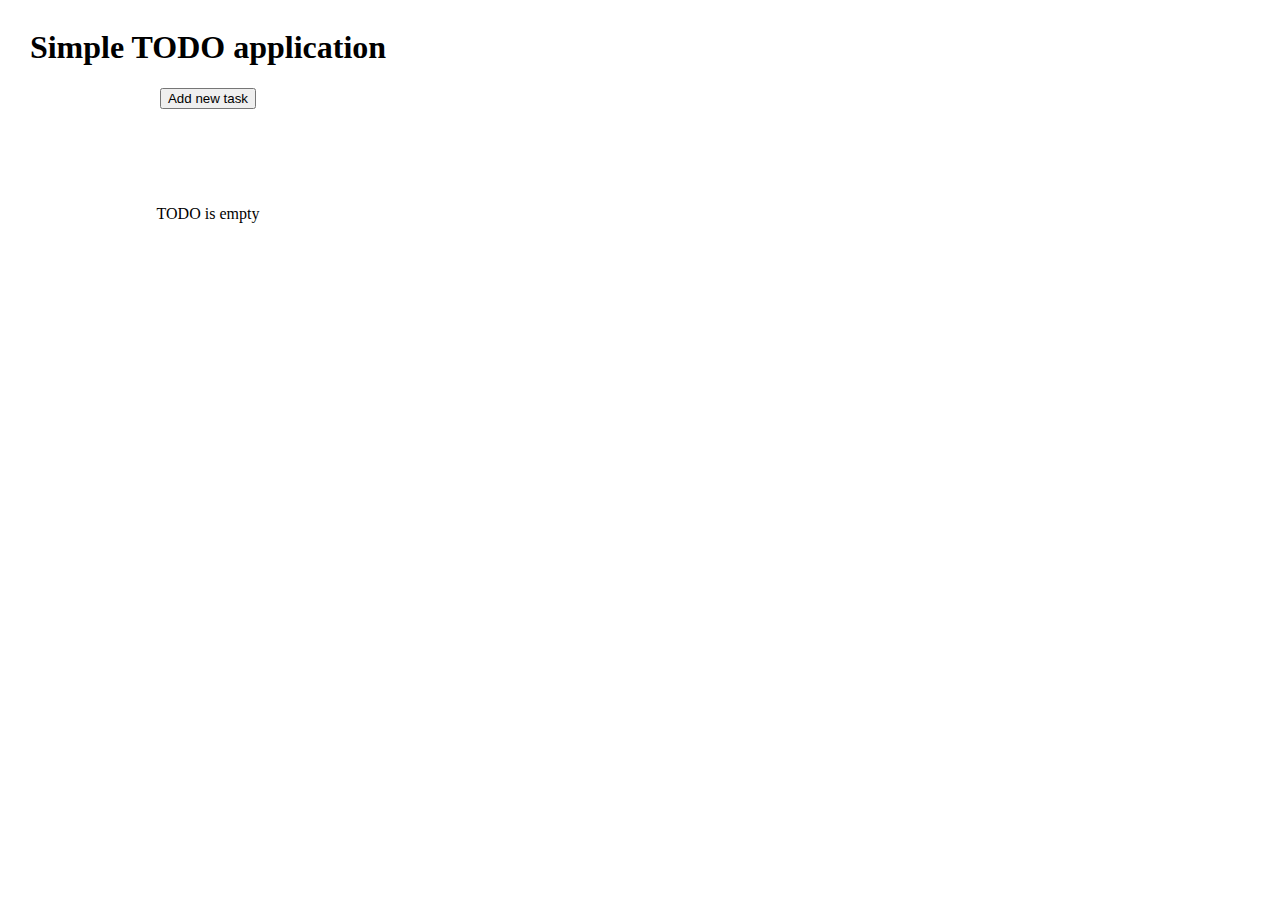
<file: FE_9_12_homework_bom/homework/index.html>
<!DOCTYPE html>
<html lang="en">
<head>
  <meta charset="UTF-8">
  <title>Homework 12 - Simple TODO List</title>
  <link rel="stylesheet" href="./assets/styles.css">
</head>
<body>
  <div id="root">
    <section id="main_page">
      <h1 class="main-page-header">Simple TODO application</h1>
      <button id="add_btn">Add new task</button>
      <div id="item_list">
      </div>
      <p id="empty_list">TODO is empty</p>
    </section>
    <section id="add_page" style="display: none">
      <h1 class="add-page-header">Add Task</h1>
      <input type="text" id="discription_input" placeholder="Task discription">
      <button id="cancel_button_add_page">Cancel</button>
      <button id="save_btn_add_page">Save changes</button>
    </section>
    <section id="modify_page" style="display: none;">
      <h1>Modify Task</h1>
      <input type="text" class="modify-discription">
      <button id="cancel_btn_modify_page">Cancel</button>
      <button id="save_btn_modify_page">Save changes</button>
    </section>
  </div>

  <script src="./src/app.js"></script>
</body>
</html>
</file>
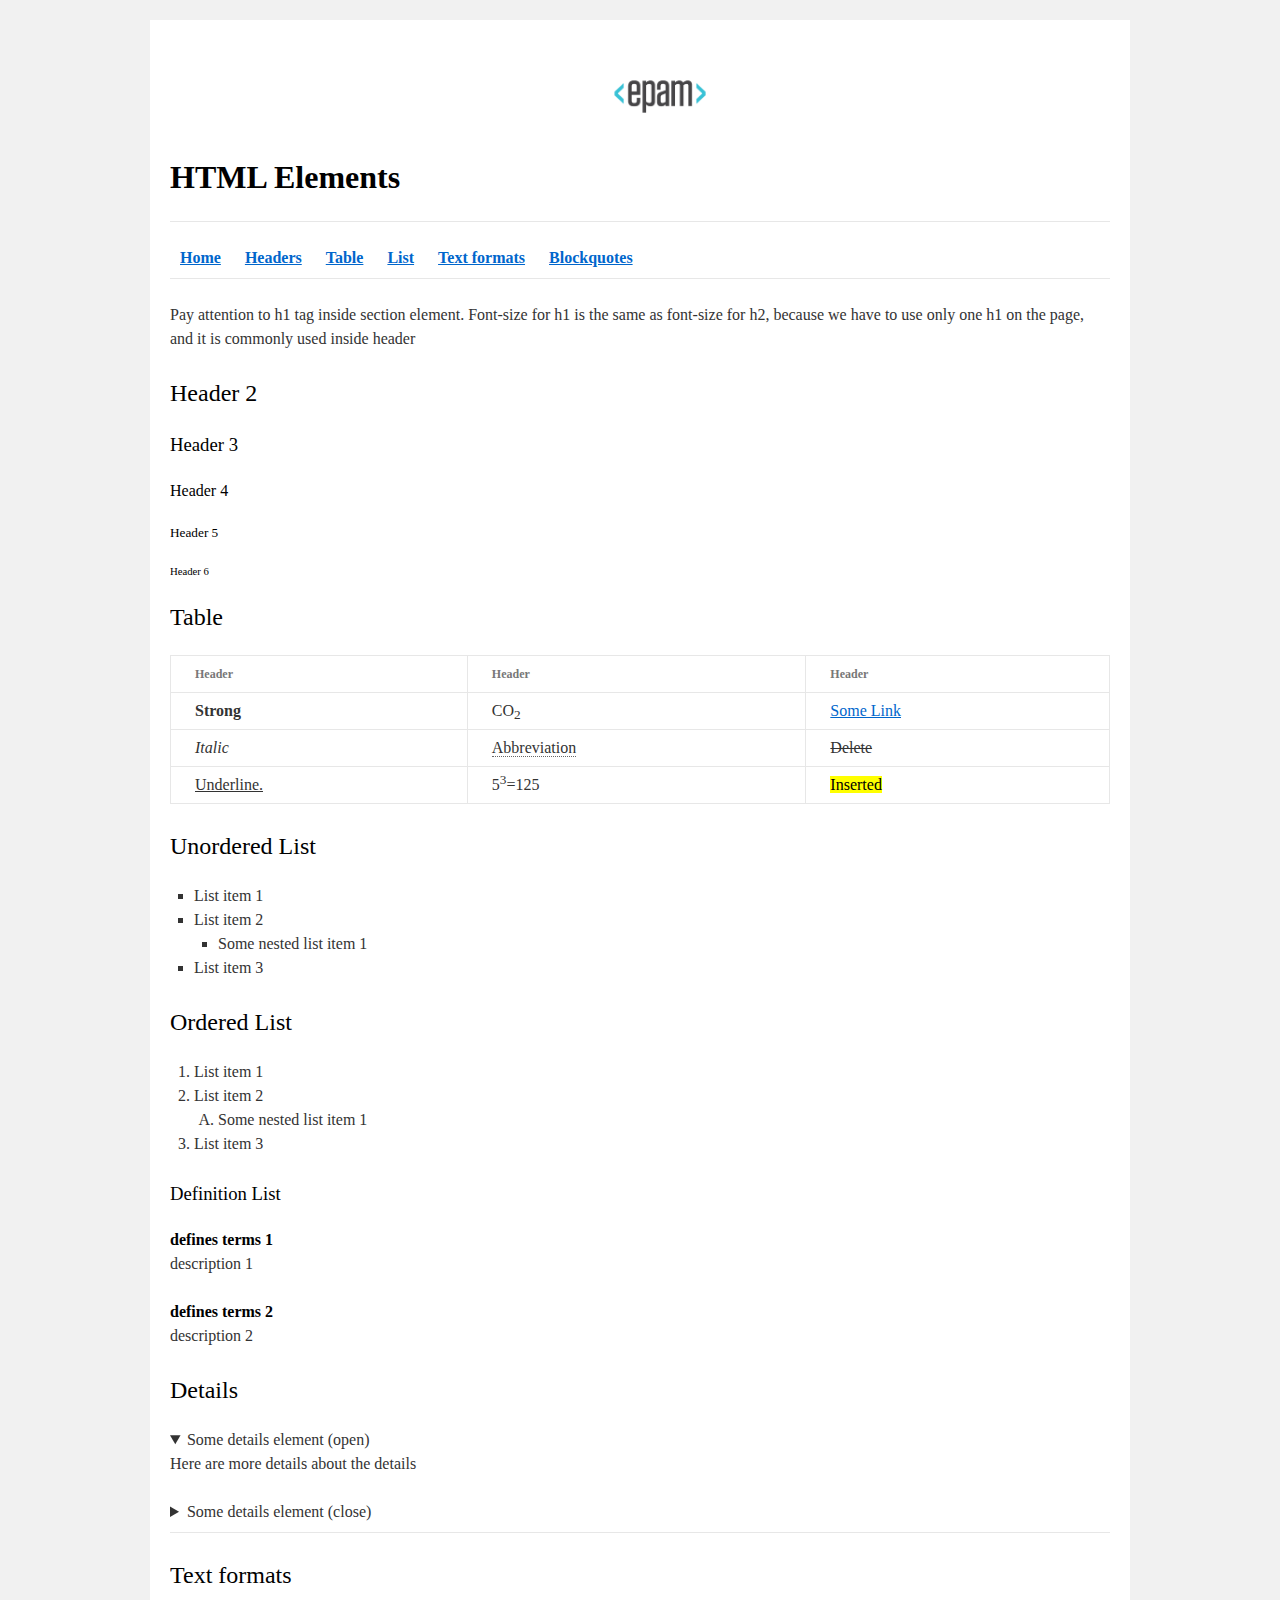
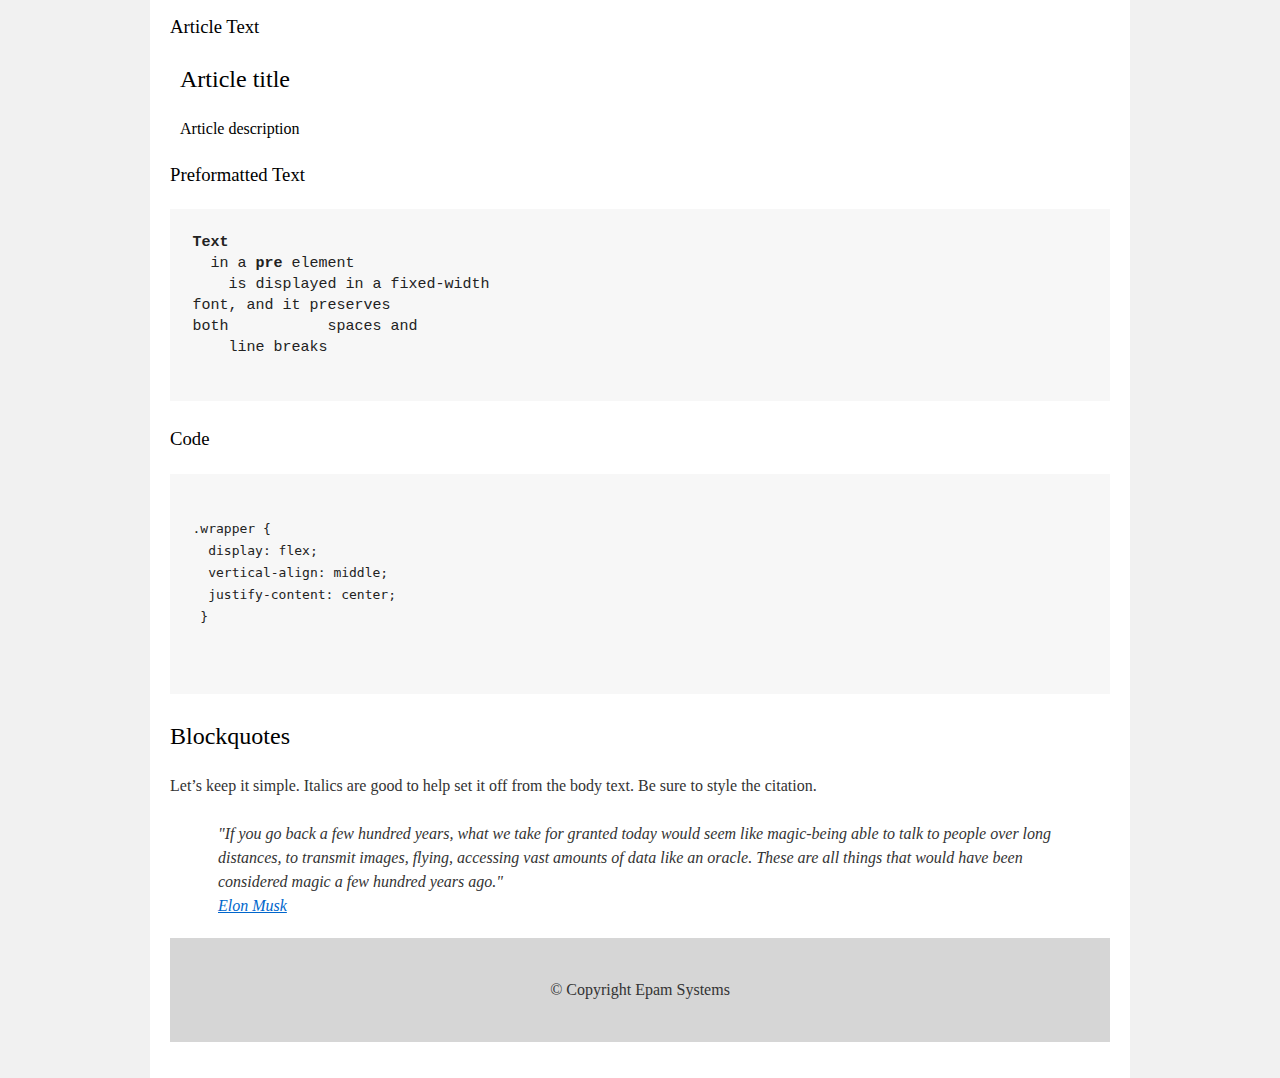
<file: FE_9_1_homework_html-basics/homework/index.html>
<!DOCTYPE html>
<html lang="en">

<head>
  <meta charset="utf-8">
  <title>HTML Basics</title>
  <link rel="stylesheet" href="style.css">
</head>

<body>
  <div id="wrapper">
    <div id="main">
      <div id="container">
        <div id="content" role="main">
		<img src="logo.png" alt="logo"/>
		<header>
			<h1><strong><a id=home>HTML Elements</a></strong></h1>
		</header>
		<hr>
			<nav>
				<a href="#home"><b>Home</b></a>
				<a href="#headers"><b>Headers</b></a>
				<a href="#table"><b>Table</b></a>
				<a href="#lists"><b>List</b></a>
				<a href="#formats"><b>Text formats</b></a>
				<a href="#blockquote"><b>Blockquotes</b></a>
			</nav>
		<hr>
		<aside>
			<p>Pay attention to h1 tag inside section element. Font-size for h1 is the same as font-size for h2, because we have to use only one h1 on the page, and it is commonly used inside header</p>
		</aside>
		<section>
			<h2><a id=headers>Header 2</a></h2>
			<h3>Header 3</h3>
			<h4>Header 4</h4>
			<h5>Header 5</h5>
			<h6>Header 6</h6>
		</section>
		<section>
			<h2><a id=table>Table</a></h2>
			<table>
				<thead>
						<tr>
						<th>Header</th>
						<th>Header</th>
						<th>Header</th>
					</tr>
				</thead>
				<tbody>
					<tr>
						<td><b>Strong</b></td>
						<td>CO<sub>2</sub></td>
						<td><a href="https://webref.ru/course/html-basics/formatting">Some Link</a></td>
					</tr>
					<tr>
						<td><i>Italic</i></td>
						<td><abbr>Abbreviation</abbr></td>
						<td><s>Delete</s></td>
					</tr>
					<tr>
						<td><u>Underline.</u></td>
						<td>5<sup>3</sup>=125</td>
						<td><mark>Inserted</mark></td>
					</tr>
				</tbody>	
			</table>
		</section>
		<section>
			<h2><a id=lists>Unordered List</a></h2>
				<ul>
					<li>List item 1</li>
					<li>List item 2
						<ul>
							<li>Some nested list item 1</li>
						</ul>
					</li>	
					<li>List item 3</li>
				</ul>
			<h2>Ordered List</h2>
				<ol>
					<li>List item 1</li>
					<li>List item 2
						<ol>
							<li>Some nested list item 1</li>
						</ol>
					</li>
					<li>List item 3</li>
				</ol>
			<h3>Definition List</h3>
				<dl>
					<dt>defines terms 1</dt>
						<dd>description 1</dd>
					<dt>defines terms 2</dt>
						<dd>description 2</dd>
				</dl>
			<h2>Details</h2>
			<details open>
				<summary>
				Some details element (open)
				</summary>
				<p>
				Here are more details about the details
				</p>
			</details>
			<details>
				<summary>
				Some details element (close)
				</summary>
				<p>
				Here are some details aboutthe details
				</p>
			</details>
		</section>
		<hr>
		<section>
			<h2><a id=formats>Text formats</a></h2>
			<h3>Article Text</h3>
				<article>
					<h2>Article title</h2>
					<h4>Article description</h4>
				</article>
		</section>
		<section>
			<h3>Preformatted Text</h3>
				<pre>
<b>Text</b>
  in a <b>pre</b> element
    is displayed in a fixed-width
font, and it preserves
both           spaces and
    line breaks
				</pre>
		</section>
		<section>
			<h3>Code</h3>
				<pre>
					<code>
.wrapper {
  display: flex;
  vertical-align: middle;
  justify-content: center;
 }	
					</code>
				</pre>
		</section>
		<aside>
			<h2><a id=blockquote>Blockquotes</a></h2>
				<p>
				Let’s keep it simple. Italics are good to help set it off from the body text. Be sure to style the citation.
				</p>
				<blockquote>
					"If you go back a few hundred years, what we take for granted today would seem like magic-being able to talk to people over long distances, to transmit images, flying, accessing vast amounts of data like an oracle. These are all things that would have been considered magic a few hundred years ago."          
				<br>
				<a href="https://en.wikipedia.org/wiki/Elon_Musk">Elon Musk</a>
				</blockquote>
		</aside>		
		<footer>
			&copy; Copyright Epam Systems	
		</footer>
          <!-- TODO: Content goes here -->
        </div>
      </div>
    </div>
  </div>
</body>

</html>
</file>
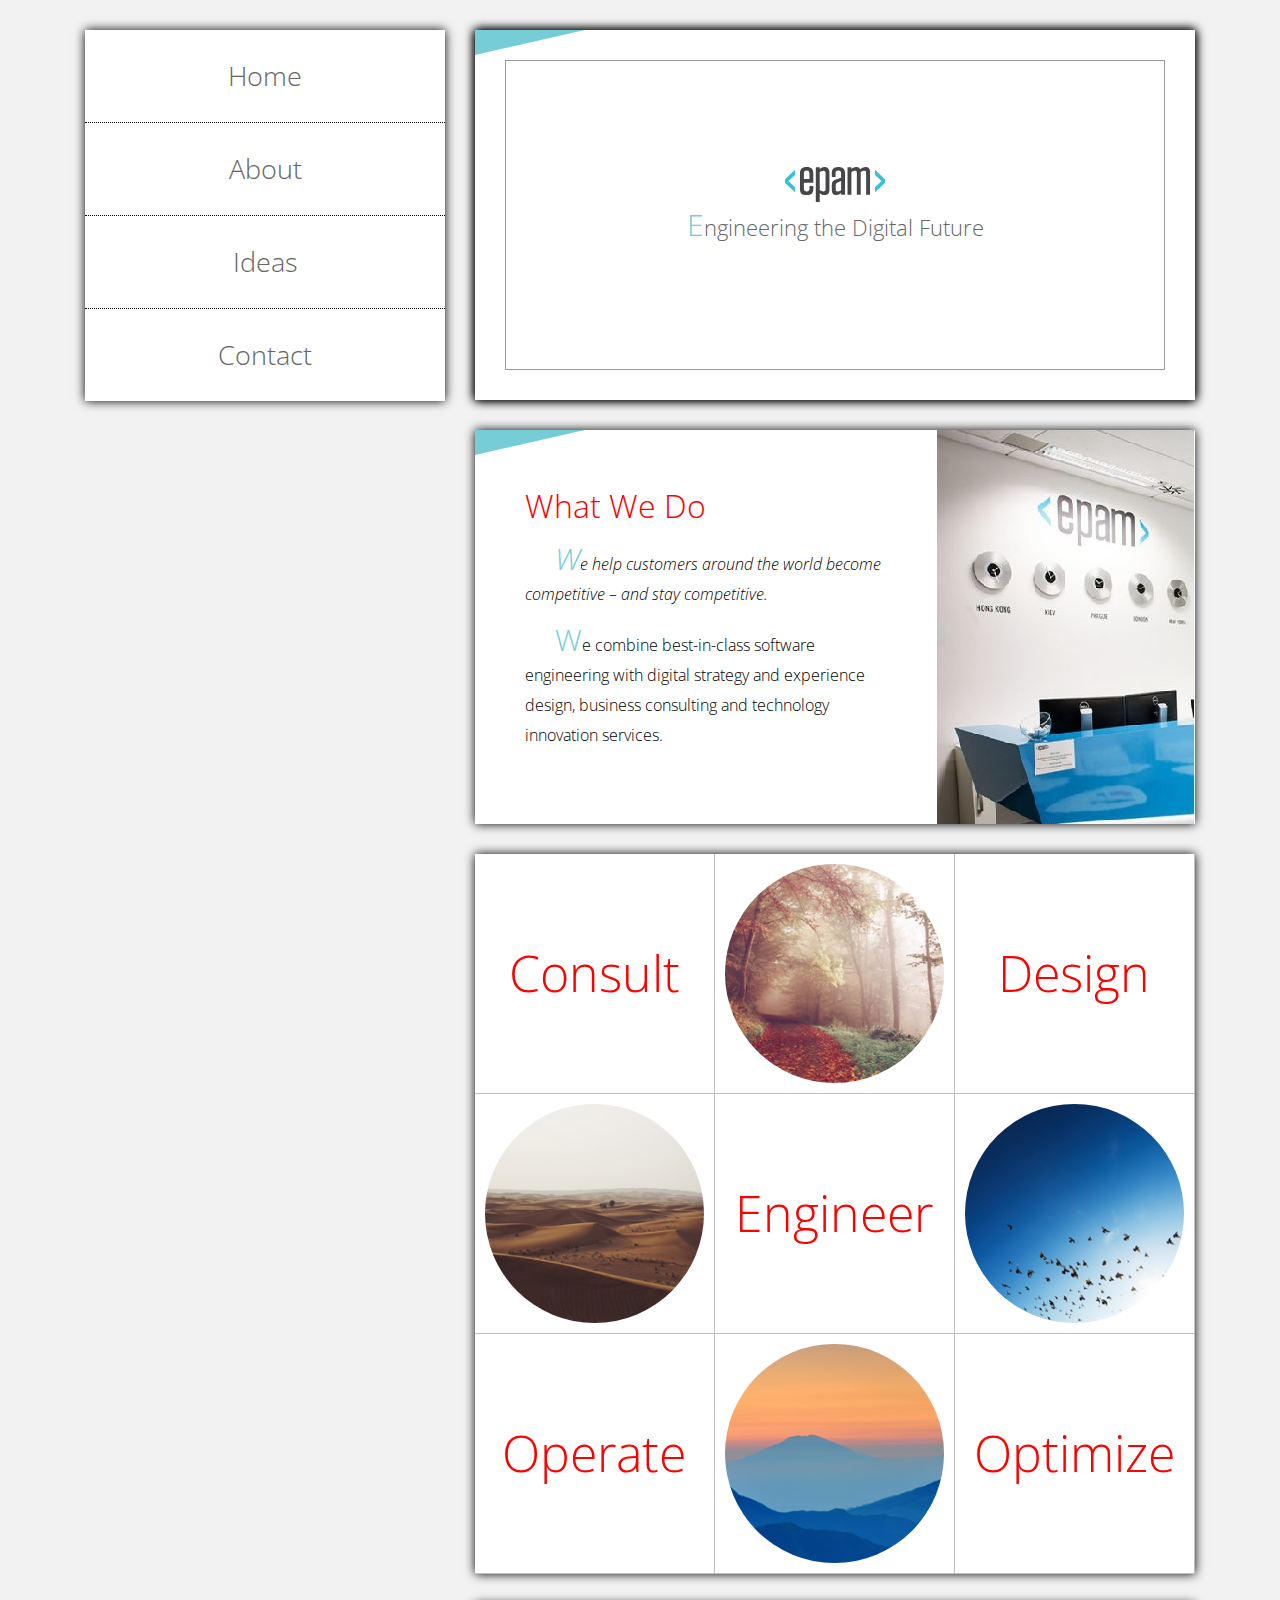
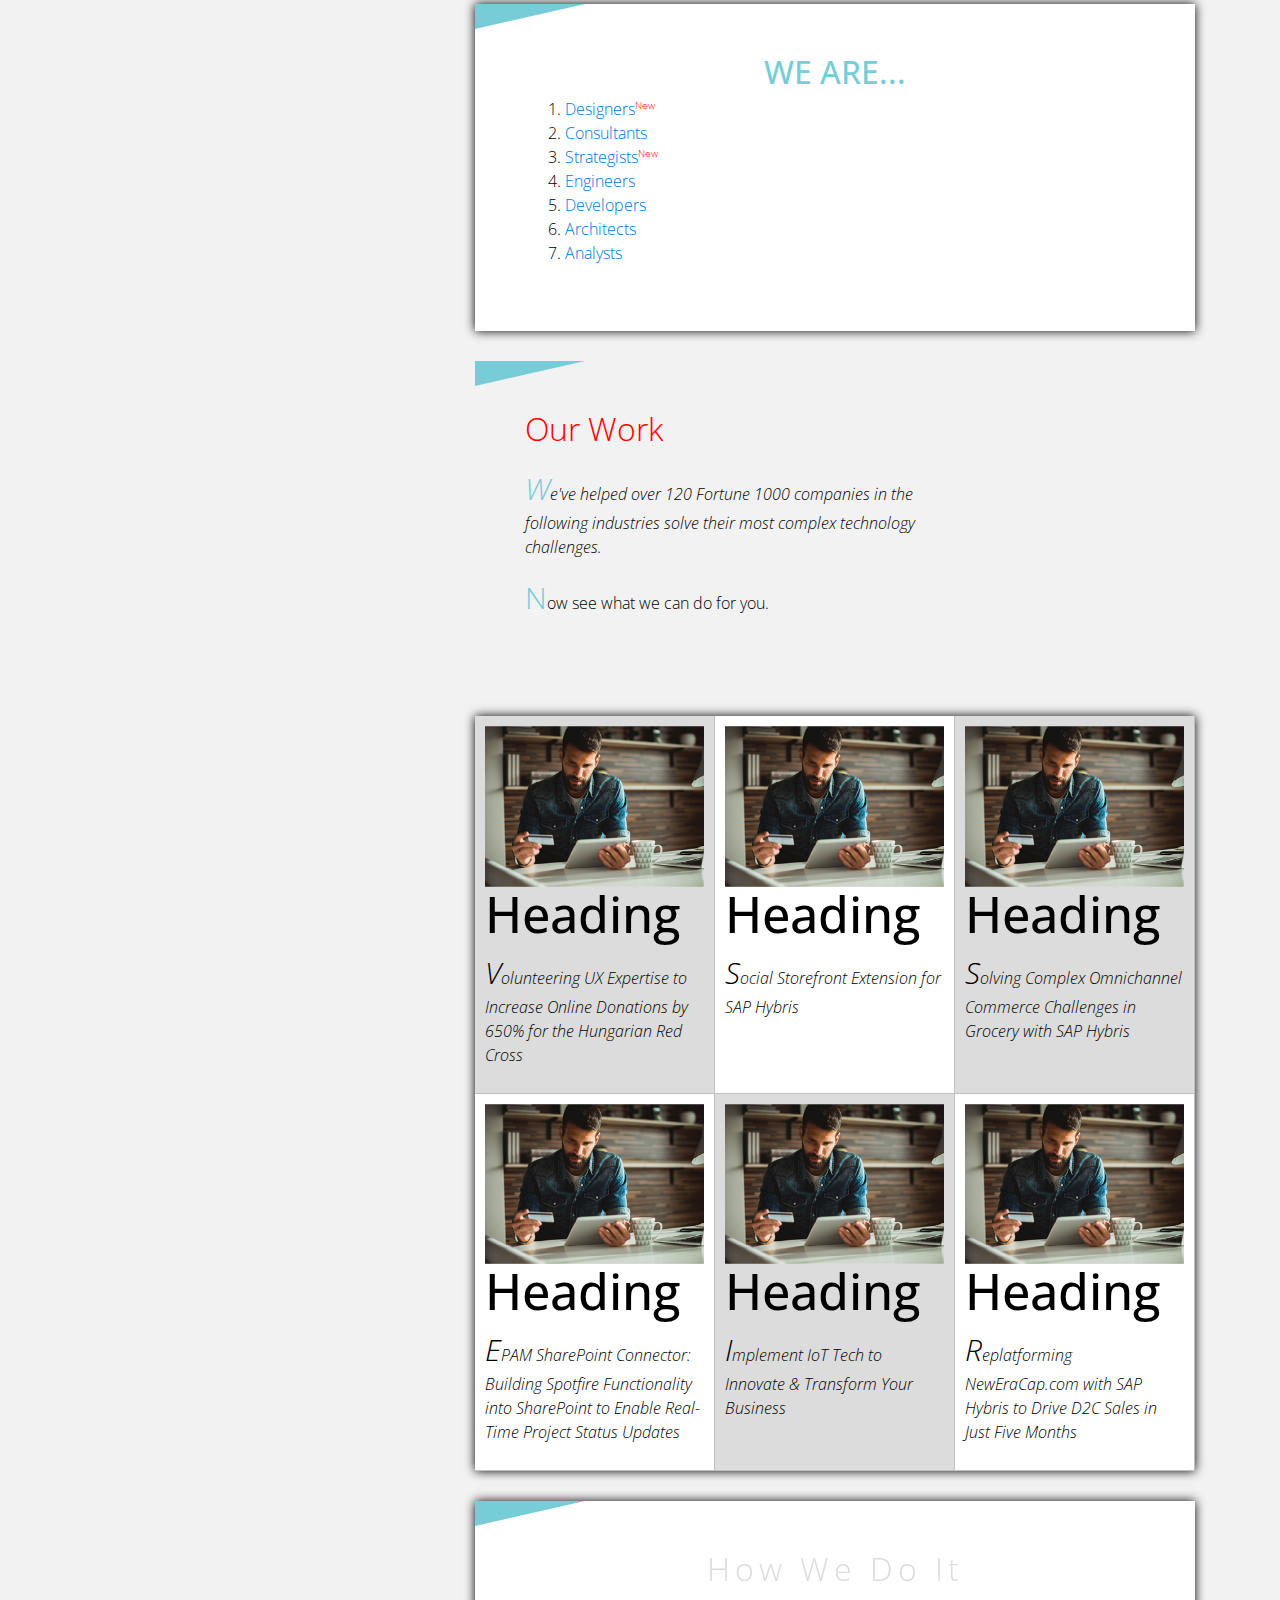
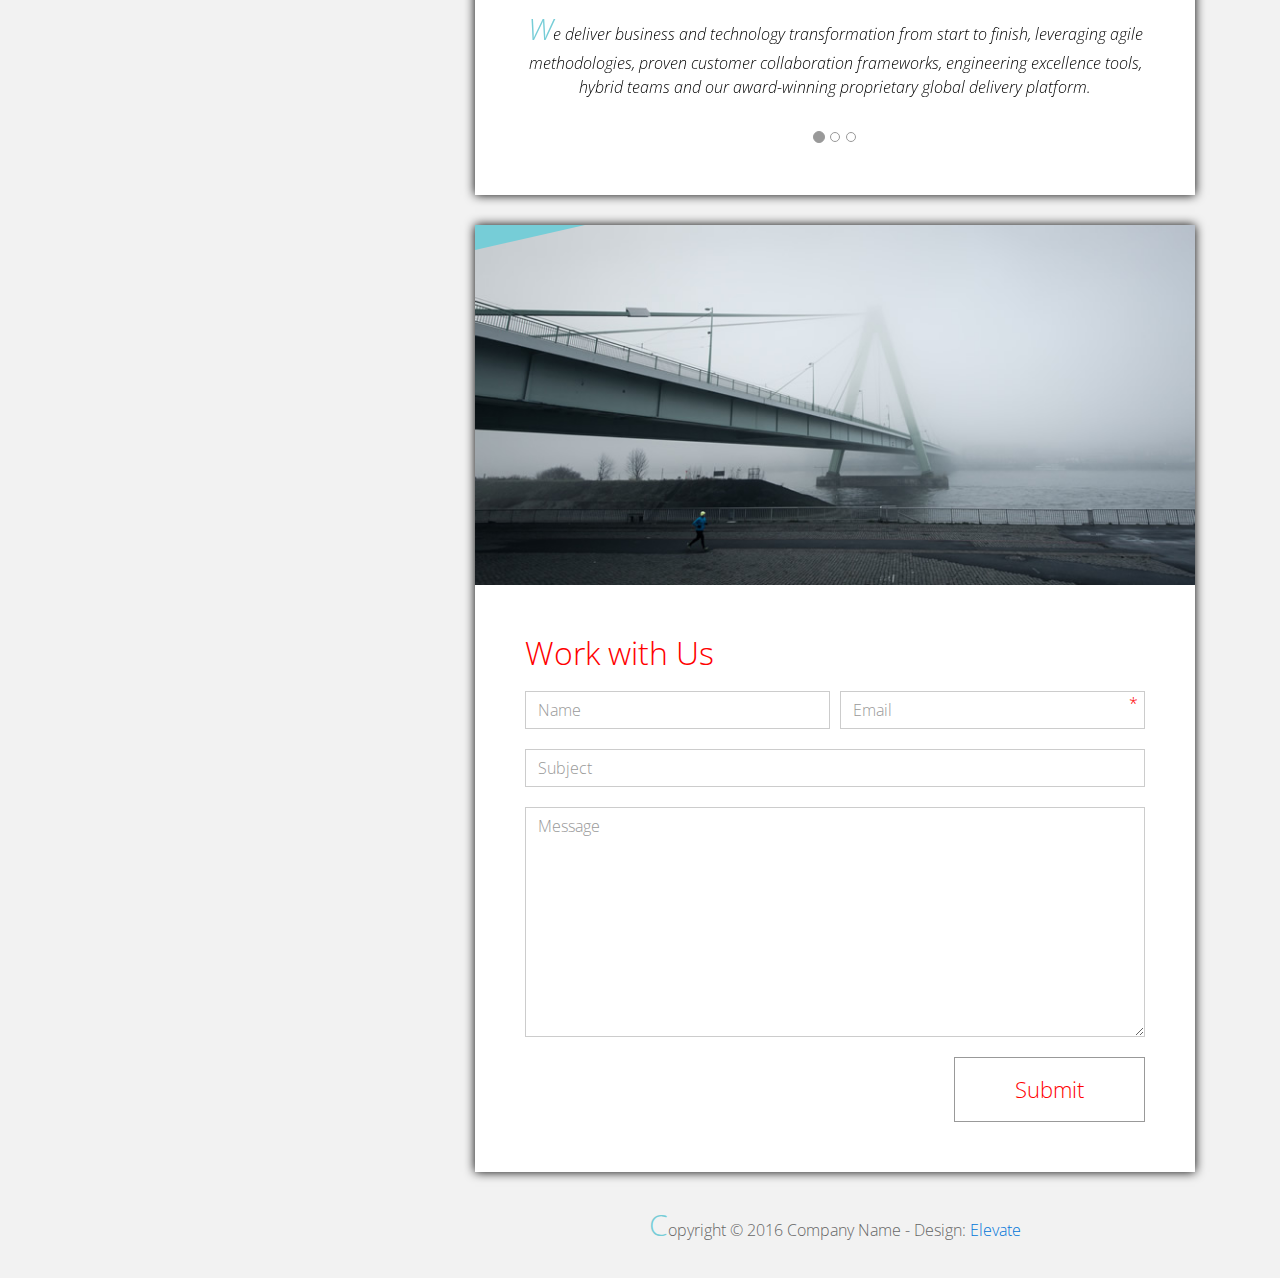
<file: FE_9_2_homework_css-basics/homework/index.html>
<!DOCTYPE html>
<html lang="en">
<head>
  <meta charset="utf-8">
  <meta http-equiv="X-UA-Compatible" content="IE=edge">
  <meta name="viewport" content="width=device-width, initial-scale=1">

  <title>CSS Basic HW</title>



  <!-- load stylesheets -->
  <link rel="stylesheet" href="http://fonts.googleapis.com/css?family=Open+Sans:300,400">
  <!-- Google web font "Open Sans" -->
  <link rel="stylesheet" href="css/bootstrap.min.css">
  <!-- Bootstrap style -->
  <link rel="stylesheet" href="css/general.css">
  <link rel="stylesheet" href="css/style.css">
  <!-- Templatemo style -->
</head>

<body>
<div class="container">

  <div class="tm-sidebar">
    <nav class="tm-main-nav">
      <ul>
        <li class="tm-nav-item"><a href="#home" class="tm-nav-item-link">Home</a></li>
        <li class="tm-nav-item"><a href="#about" class="tm-nav-item-link">About</a></li>
        <li class="tm-nav-item"><a href="#ideas" class="tm-nav-item-link">Ideas</a></li>
        <li class="tm-nav-item"><a href="#contact" class="tm-nav-item-link">Contact</a></li>
      </ul>
    </nav>
  </div>

  <div class="tm-main-content">

    <div id="home" class="tm-content-box margin-b-10">
      <div class="tm-banner">
        <div class="tm-banner-inner">
          <img src="img/EPAM_logo.svg" width="100" alt="">
          <p class="tm-banner-text">Engineering the Digital Future</p>
        </div>
      </div>
    </div>

    <section>
      <div class="tm-content-box flex-2-col">

        <div class="pad flex-item tm-team-description-container">
          <h2 class="tm-section-title">What We Do</h2>
          <p class="tm-section-description">We help customers around the world become competitive – and stay competitive.</p>
          <p class="tm-section-description"> We combine best-in-class software engineering with digital strategy and experience design, business consulting and technology innovation services.</p>
        </div>
        <div class="flex-item">
          <img src="img/image.jpg" alt="">
        </div>
        

      </div>
      <div id="about" class="tm-content-box">

        <ul class="boxes gallery-container">
          <li class="box box-bg">
            <h2 class="tm-section-title tm-section-title-box tm-box-bg-title">Consult</h2>
          </li>
          <li class="box">
            <a href="img/idea-large-01.jpg"><img src="img/idea-01.jpg" alt="Image"
                                                 class="img-fluid thumbnail"></a>
          </li>
          <li class="box box-bg">
            <h2 class="tm-section-title tm-section-title-box tm-box-bg-title">Design</h2>
          </li>
          <li class="box">
            <a href="img/idea-large-02.jpg"><img src="img/idea-02.jpg" alt="Image"
                                                 class="img-fluid thumbnail"></a>
          </li>
          <li class="box box-bg">
            <h2 class="tm-section-title tm-section-title-box tm-box-bg-title">Engineer</h2>
          </li>
          <li class="box">
            <a href="img/idea-large-03.jpg"><img src="img/idea-03.jpg" alt="Image"
                                                 class="img-fluid thumbnail"></a>
          </li>
          <li class="box box-bg">
            <h2 class="tm-section-title tm-section-title-box tm-box-bg-title">Operate</h2>
          </li>
          <li class="box">
            <a href="img/idea-large-04.jpg"><img src="img/idea-04.jpg" alt="Image"
                                                 class="img-fluid thumbnail"></a>
          </li>
          <li class="box box-bg">
            <h2 class="tm-section-title tm-section-title-box tm-box-bg-title">Optimize</h2>
          </li>
        </ul>

      </div>

    </section>

    <!-- slider -->
    <section class="heading tm-content-box">
      <div class="pad">
        <h2> WE ARE...</h2>
        <ol>
          <li><a href="index.html" class="text">Designers</a></li>
          <li><a href="index.html">Consultants</a></li>
          <li><a href="#" class="text">Strategists</a></li>
          <li><a href="#">Engineers</a></li>
          <li><a href="#">Developers</a></li>
          <li><a href="#">Architects</a></li>
          <li><a href="#">Analysts</a></li>
        </ol>
      </div>
    </section>

    <section class="blocks">
       <div class="pad flex-item tm-team-description-container">
          <h2 class="tm-section-title">Our Work</h2>
          <p class="tm-section-description">We've helped over 120 Fortune 1000 companies in the following industries solve their most complex technology challenges. </p>
          <p class="tm-section-description"> Now see what we can do for you.</p>
        </div>
      <div class="tm-content-box flex-2-col">
      </div>
      <div  class="tm-content-box">
        <ul class="boxes gallery-container">
          <li class="box">
            <img src="img/image-1.jpg" alt="Image" class="img-fluid">
            <div>
              <h2>Heading</h2>
              <p>Volunteering UX Expertise to Increase Online Donations by 650% for the Hungarian Red Cross</p>
            </div>
          </li>
          <li class="box">
            <img src="img/image-1.jpg" alt="Image" class="img-fluid">
            <div>
              <h2>Heading</h2>
              <p>Social Storefront Extension for SAP Hybris</p>
            </div>
          </li>
          <li class="box">
            <img src="img/image-1.jpg" alt="Image" class="img-fluid">
            <div>
              <h2>Heading</h2>
              <p>Solving Complex Omnichannel Commerce Challenges in Grocery with SAP Hybris</p>
            </div>
          </li>
          <li class="box">
            <img src="img/image-1.jpg" alt="Image" class="img-fluid">
            <div>
              <h2>Heading</h2>
              <p>EPAM SharePoint Connector: Building Spotfire Functionality into SharePoint to Enable Real-Time Project Status Updates</p>
            </div>
          </li>
          <li class="box">
            <img src="img/image-1.jpg" alt="Image" class="img-fluid">
            <div>
              <h2>Heading</h2>
              <p>Implement IoT Tech to Innovate &amp; Transform Your Business</p>
            </div>
          </li>
          <li class="box">
            <img src="img/image-1.jpg" alt="Image" class="img-fluid">
            <div>
              <h2>Heading</h2>
              <p>Replatforming NewEraCap.com with SAP Hybris to Drive D2C Sales in Just Five Months</p>
            </div>
          </li>
        </ul>

      </div>
    </section>

    <section id="ideas">
      <div id="tmCarousel" class="carousel slide tm-content-box" data-ride="carousel">

        <ol class="carousel-indicators">
          <li data-target="#tmCarousel" data-slide-to="0" class="active"></li>
          <li data-target="#tmCarousel" data-slide-to="1" class=""></li>
          <li data-target="#tmCarousel" data-slide-to="2" class=""></li>
        </ol>

        <div class="carousel-inner" role="listbox">

          <div class="carousel-item active">
            <div class="carousel-content">
              <div class="flex-item">
                <h2 class="tm-section-title">How We Do It</h2>
                <p class="tm-section-description carousel-description">We deliver business and technology transformation from start to finish, leveraging agile methodologies, proven customer collaboration frameworks, engineering excellence tools, hybrid teams and our award-winning proprietary global delivery platform.</p>
              </div>
            </div>
          </div>

          <div class="carousel-item">
            <div class="carousel-content">
              <div class="flex-item">
                <h2 class="tm-section-title">Our Clients</h2>
                <p class="tm-section-description carousel-description">Lorem ipsum dolor sit amet,
                  consectetur adipiscing elit. Quisque vel nisi pharetra nibh varius pharetra ac
                  sagittis nisi. Etiam pharetra vestibulum hendrerit. Pellentesque interdum metus
                  sed massa rutrum.</p>
              </div>
            </div>
          </div>

          <div class="carousel-item">
            <div class="carousel-content">
              <div class="flex-item">
                <h2 class="tm-section-title">Our Projects</h2>
                <p class="tm-section-description carousel-description">Donec ex libero, fringilla
                  vitae purus sit amet, rhoncus pharetra lorem. Pellentesque id sem id lacus
                  ultricies vehicula. Aliquam rutrum mi non. Pellentesque interdum metus sed massa
                  rutrum.</p>
              </div>
            </div>
          </div>

        </div>

      </div>
    </section>

    <section class="tm-content-box">
      <img src="img/contact.jpg" alt="Contact image" class="img-fluid">

      <div id="contact" class="pad">
        <h2 class="tm-section-title">Work with Us</h2>
        <form action="#contact" method="get" class="contact-form">

          <div class="form-group col-xs-12 col-sm-12 col-md-6 col-lg-6 form-group-2-col-left">
            <input type="text" id="contact_name" name="contact_name" class="form-control"
                   placeholder="Name" required/>
          </div>
          <div class="form-group col-xs-12 col-sm-12 col-md-6 col-lg-6 form-group-2-col-right mandatory-field">
            <input type="email" id="contact_email" name="contact_email" class="form-control"
                   placeholder="Email" required/>
          </div>
          <div class="form-group">
            <input type="text" id="contact_subject" name="contact_subject" class="form-control"
                   placeholder="Subject" required/>
          </div>
          <div class="form-group">
            <textarea id="contact_message" name="contact_message" class="form-control" rows="9"
                      placeholder="Message" required></textarea>
          </div>

          <button type="submit" class="btn btn-primary submit-btn">Submit</button>

        </form>
      </div>
    </section>

    <footer class="tm-footer">
      <p class="text-xs-center">Copyright &copy; 2016 Company Name

        - Design: <a rel="nofollow" href="http://www.templatemo.com/tm-481-elevate"
                     target="_parent">Elevate</a></p>
    </footer>

  </div>

</div>

</body>
</html>
</file>
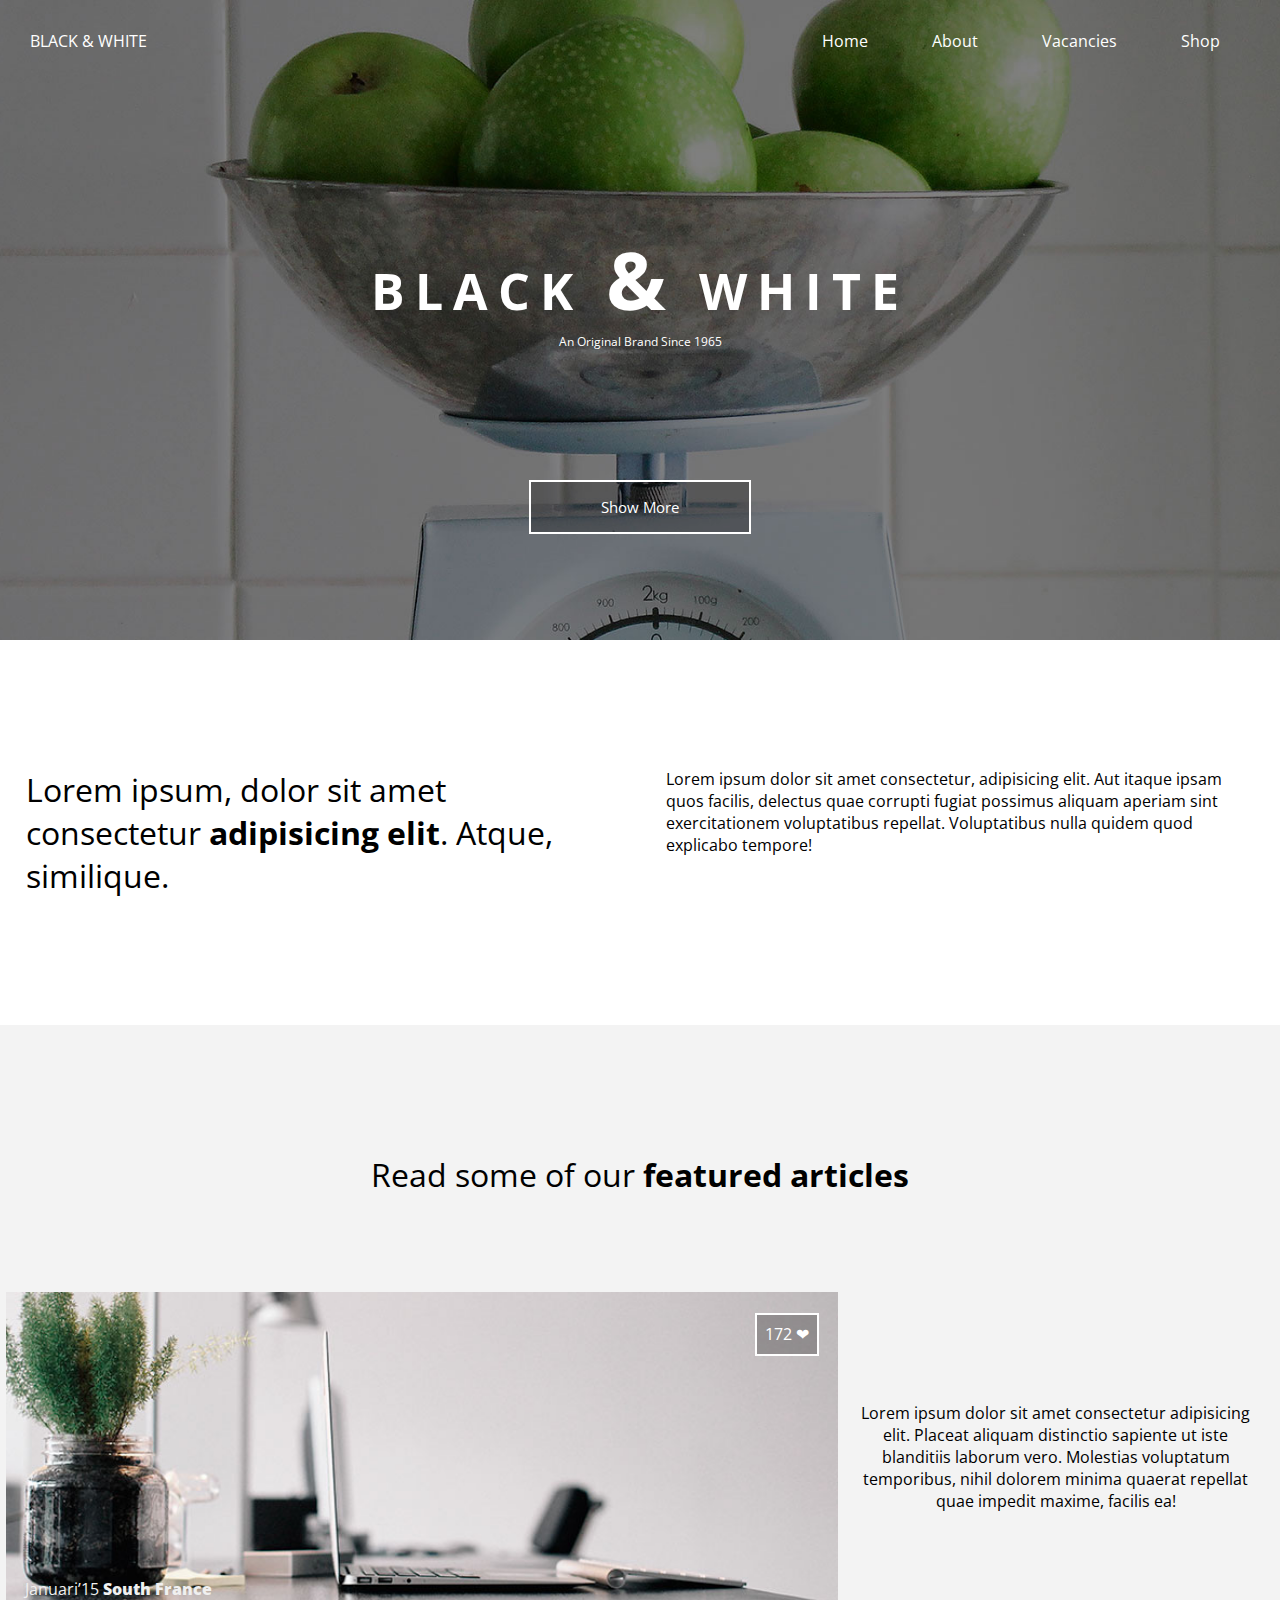
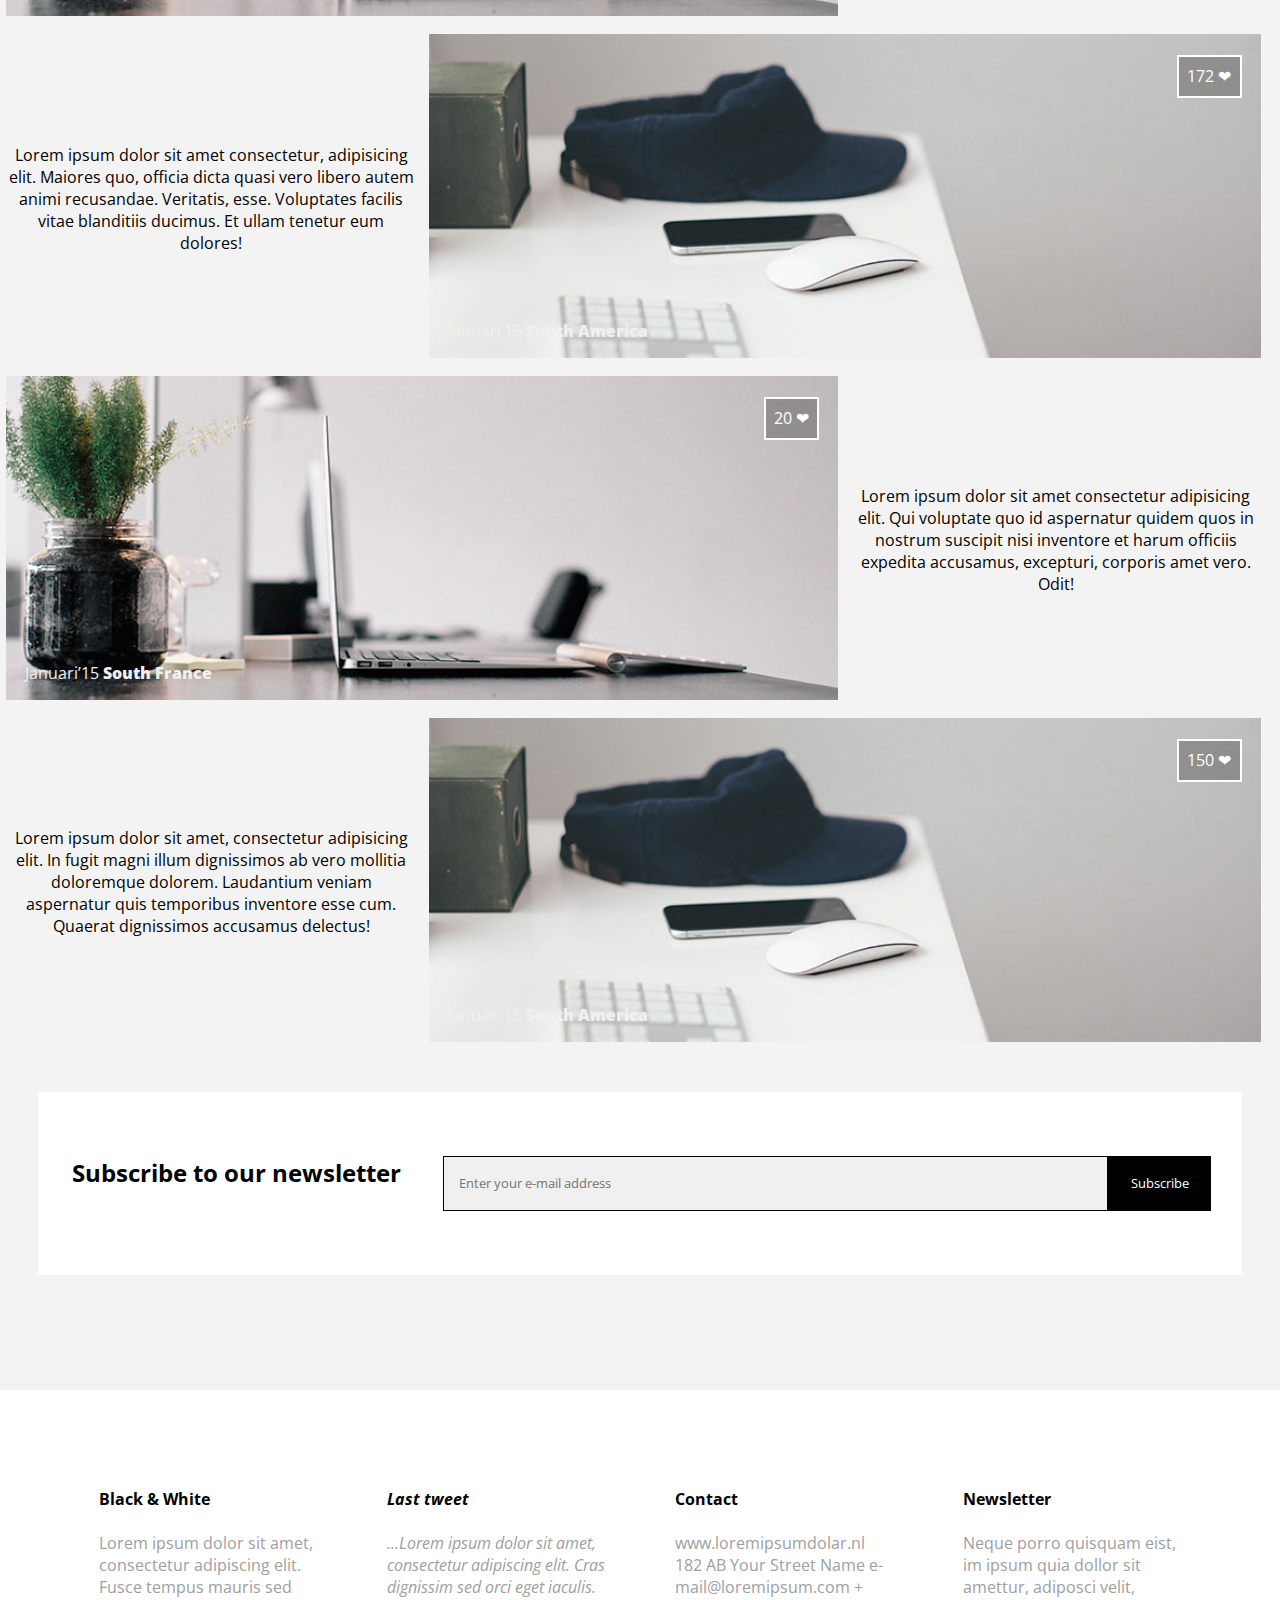
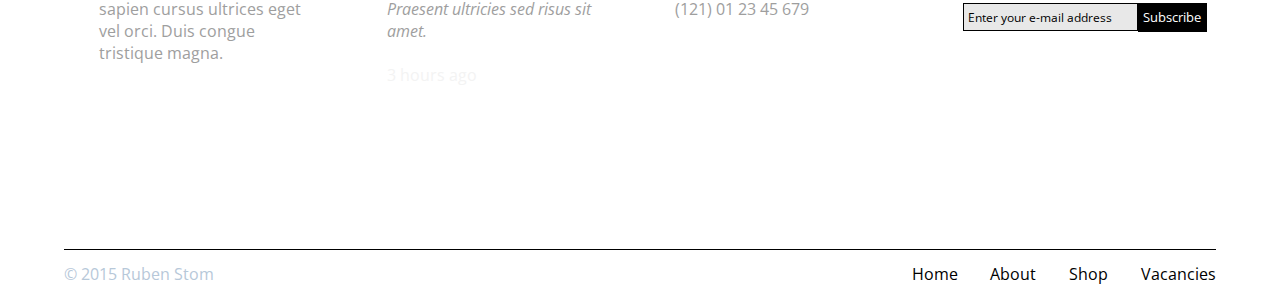
<file: FE_9_4_homework_css-layouts/homework/index.html>
<!DOCTYPE html>
<html lang="en">
<head>
  <meta charset="UTF-8">
  <meta name="viewport" content="width=device-width, initial-scale=1.0">
  <meta http-equiv="X-UA-Compatible" content="ie=edge">
  <link rel="stylesheet" type="text/css" href="css/style.css">
  <link href="http://fonts.googleapis.com/css?family=Open+Sans" rel="stylesheet"> 
  <title>CSS Layouts</title>
</head>
<body>
  <div class="main-wrapper">
    <header>
      <div class="home">
        <div class="name">
          <p>BLACK & WHITE</p>
          <nav class="navbar">
            <a href="#home" target="_self">Home</a>
            <a href="#about" target="_self">About</a>
            <a href="#vacancies" target="_self">Vacancies</a>
            <a href="#shop" target="_self">Shop</a>
          </nav>
        </div>
        <div class="logo">
          <H1>BLACK <span>&</span> WHITE</H1>
          <p>An Original Brand Since 1965</p>
         </div>
          <div class="btn">
            <button type="button">Show More</button>
          </div>
      </div>
    </header>
    <div class="section">
      <div class="sec1">
        <h1>Lorem ipsum, dolor sit amet consectetur <span>adipisicing elit</span>. Atque, similique.</h1>
      </div>
      <div class="sec2">
        Lorem ipsum dolor sit amet consectetur, adipisicing elit. Aut itaque ipsam quos facilis, delectus quae corrupti fugiat possimus aliquam aperiam sint exercitationem voluptatibus repellat. Voluptatibus nulla quidem quod explicabo tempore!
      </div>
    </div>
    <div class="articles">
    <div class="head">
      <h1>Read some of our <span>featured articles</span></h1>
    </div>
    <div class="flex-container">
      <div class="flex-element-img"><img src="img/sample.jpg" alt=""><button class="like">172 &#10084;</button><p class="country">Januari’15 <span><b>South France</b></span></p></div>
      <div class="flex-element-text"><p>Lorem ipsum dolor sit amet consectetur adipisicing elit. Placeat aliquam distinctio sapiente ut iste blanditiis laborum vero. Molestias voluptatum temporibus, nihil dolorem minima quaerat repellat quae impedit maxime, facilis ea!</p></div>
      <div class="flex-element-text"><p>Lorem ipsum dolor sit amet consectetur, adipisicing elit. Maiores quo, officia dicta quasi vero libero autem animi recusandae. Veritatis, esse. Voluptates facilis vitae blanditiis ducimus. Et ullam tenetur eum dolores!</p></div>
      <div class="flex-element-img"><img src="img/sample3.jpg" alt=""><button class="like">172 &#10084;</button><p class="country">Januari’15 <span><b>South America</b></span></p></div>
      <div class="flex-element-img"><img src="img/sample.jpg" alt=""><button class="like">20 &#10084;</button><p class="country">Januari’15 <span><b>South France</b></span></p></div>
      <div class="flex-element-text"><p>Lorem ipsum dolor sit amet consectetur adipisicing elit. Qui voluptate quo id aspernatur quidem quos in nostrum suscipit nisi inventore et harum officiis expedita accusamus, excepturi, corporis amet vero. Odit!</p></div>
      <div class="flex-element-text"><p>Lorem ipsum dolor sit amet, consectetur adipisicing elit. In fugit magni illum dignissimos ab vero mollitia doloremque dolorem. Laudantium veniam aspernatur quis temporibus inventore esse cum. Quaerat dignissimos accusamus delectus!</p></div>
      <div class="flex-element-img"><img src="img/sample3.jpg" alt=""><button class="like">150 &#10084;</button><p class="country">Januari’15 <span><b>South America</b></span></p></div>
    </div>
    <div class="sub">
        <h2>Subscribe to our <span>newsletter</span></h2>
        <div class="letter">
          <input type="email" name="emailaddress" placeholder="Enter your e-mail address">
          <input type="submit" value="Subscribe">
        </div>
    </div>
    </div>
    <footer>
        <div class="footer_wrap">
        <div class="footer_container">
          <h4>Black <span>&#38;</span> White</h4>
          <p>Lorem ipsum dolor sit amet, consectetur adipiscing elit. Fusce tempus mauris sed sapien cursus ultrices eget vel orci. Duis congue tristique magna. </p>
        </div>
        <div class="footer_container">
          <h4>Last tweet</h4>
          <p>...Lorem ipsum dolor sit amet, consectetur adipiscing elit. Cras dignissim sed orci eget iaculis. Praesent ultricies sed risus sit amet.</p><p class="time">3 hours ago</p>
        </div>
        <div class="footer_container">
          <h4>Contact</h4>
          <p>www.loremipsumdolar.nl 182 AB Your Street Name e-mail@loremipsum.com +(121) 01 23 45 679</p>
        </div>
        <div class="footer_container">
          <h4>Newsletter</h4>
          <p>Neque porro quisquam eist, im ipsum quia dollor sit amettur, adiposci velit,</p>
             <div class="input_form">
              <input type="email" placeholder="Enter your e-mail address" >
              <input type="button" value="Subscribe">
            </div>
        </div>
      </div>
        <div class="footer_bar">
          <p>&copy; 2015 Ruben Stom</p> 
          <ul>
            <li><a href="#">Home</a></li>
            <li><a href="#">About</a></li>
            <li><a href="#">Shop</a></li>
            <li><a href="#">Vacancies</a></li>
          </ul>
        </div>
      </footer>
  </div>
</body>
</html>
</file>
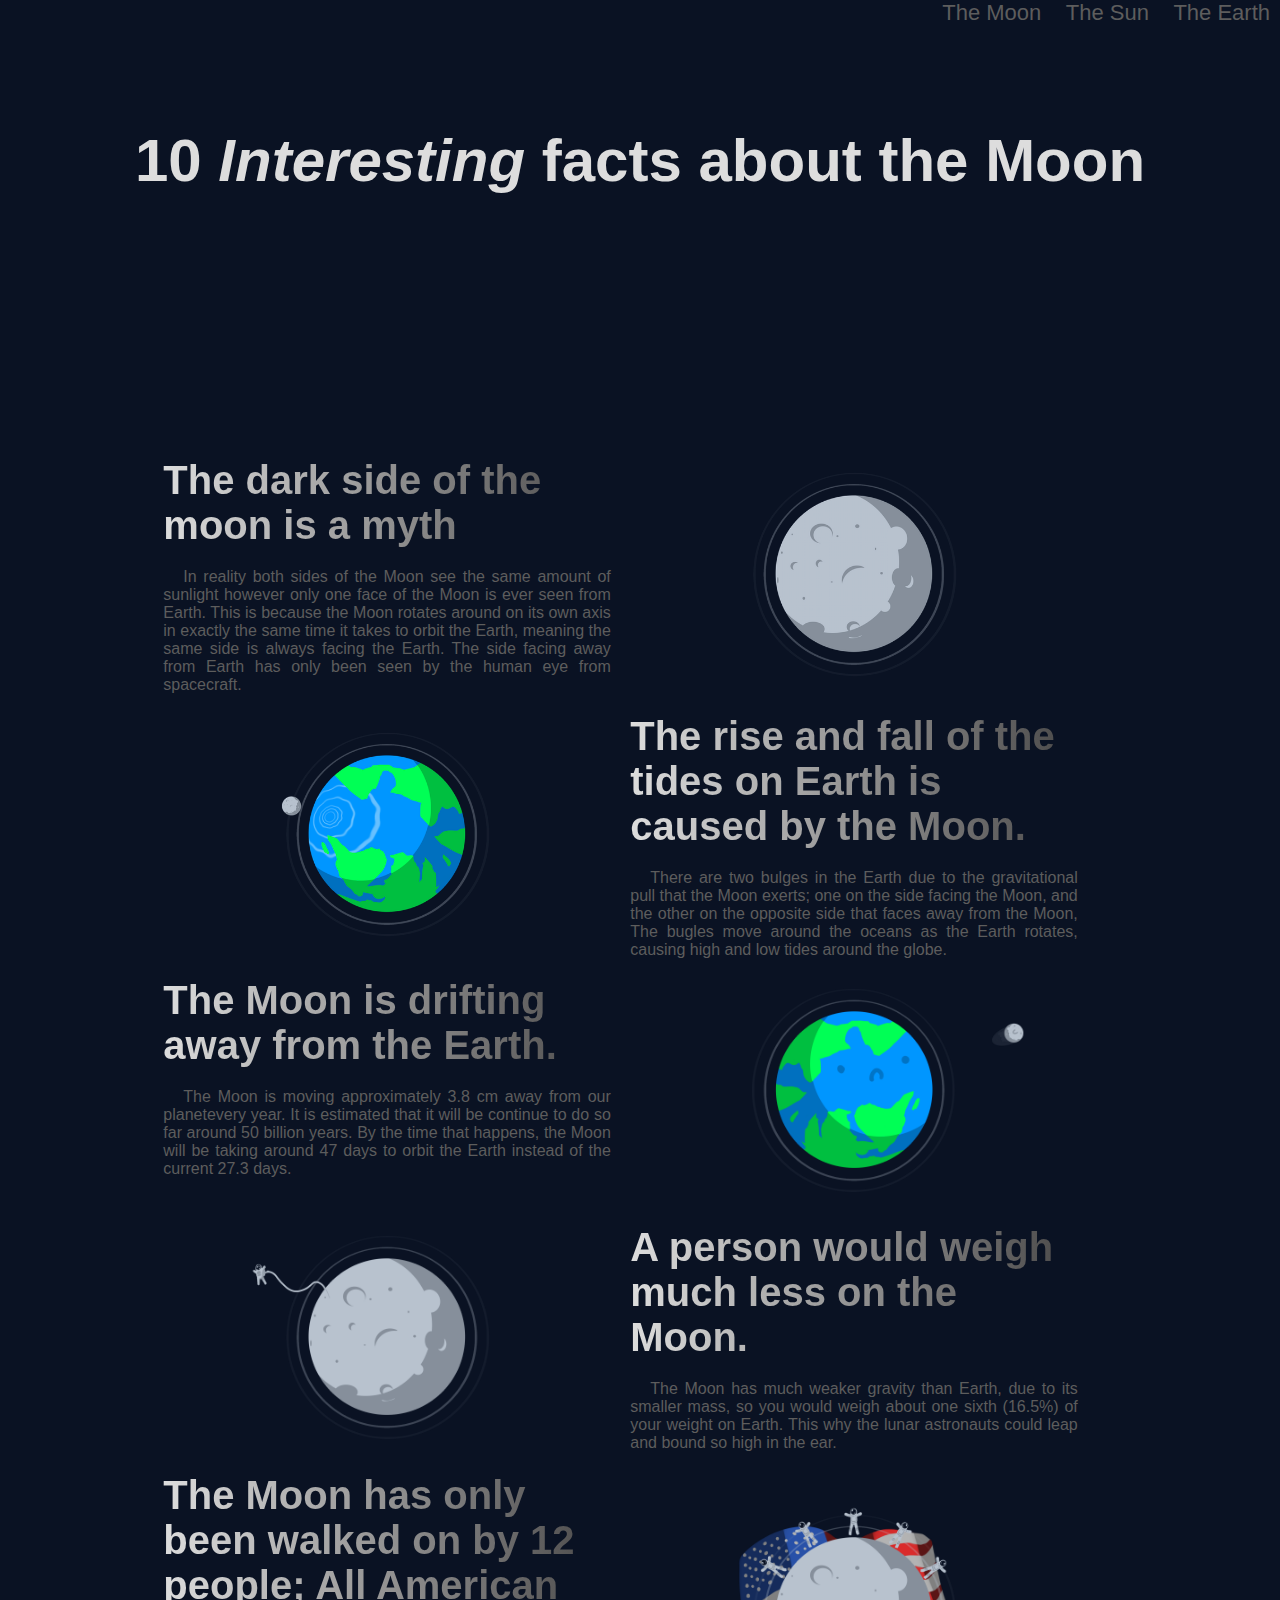
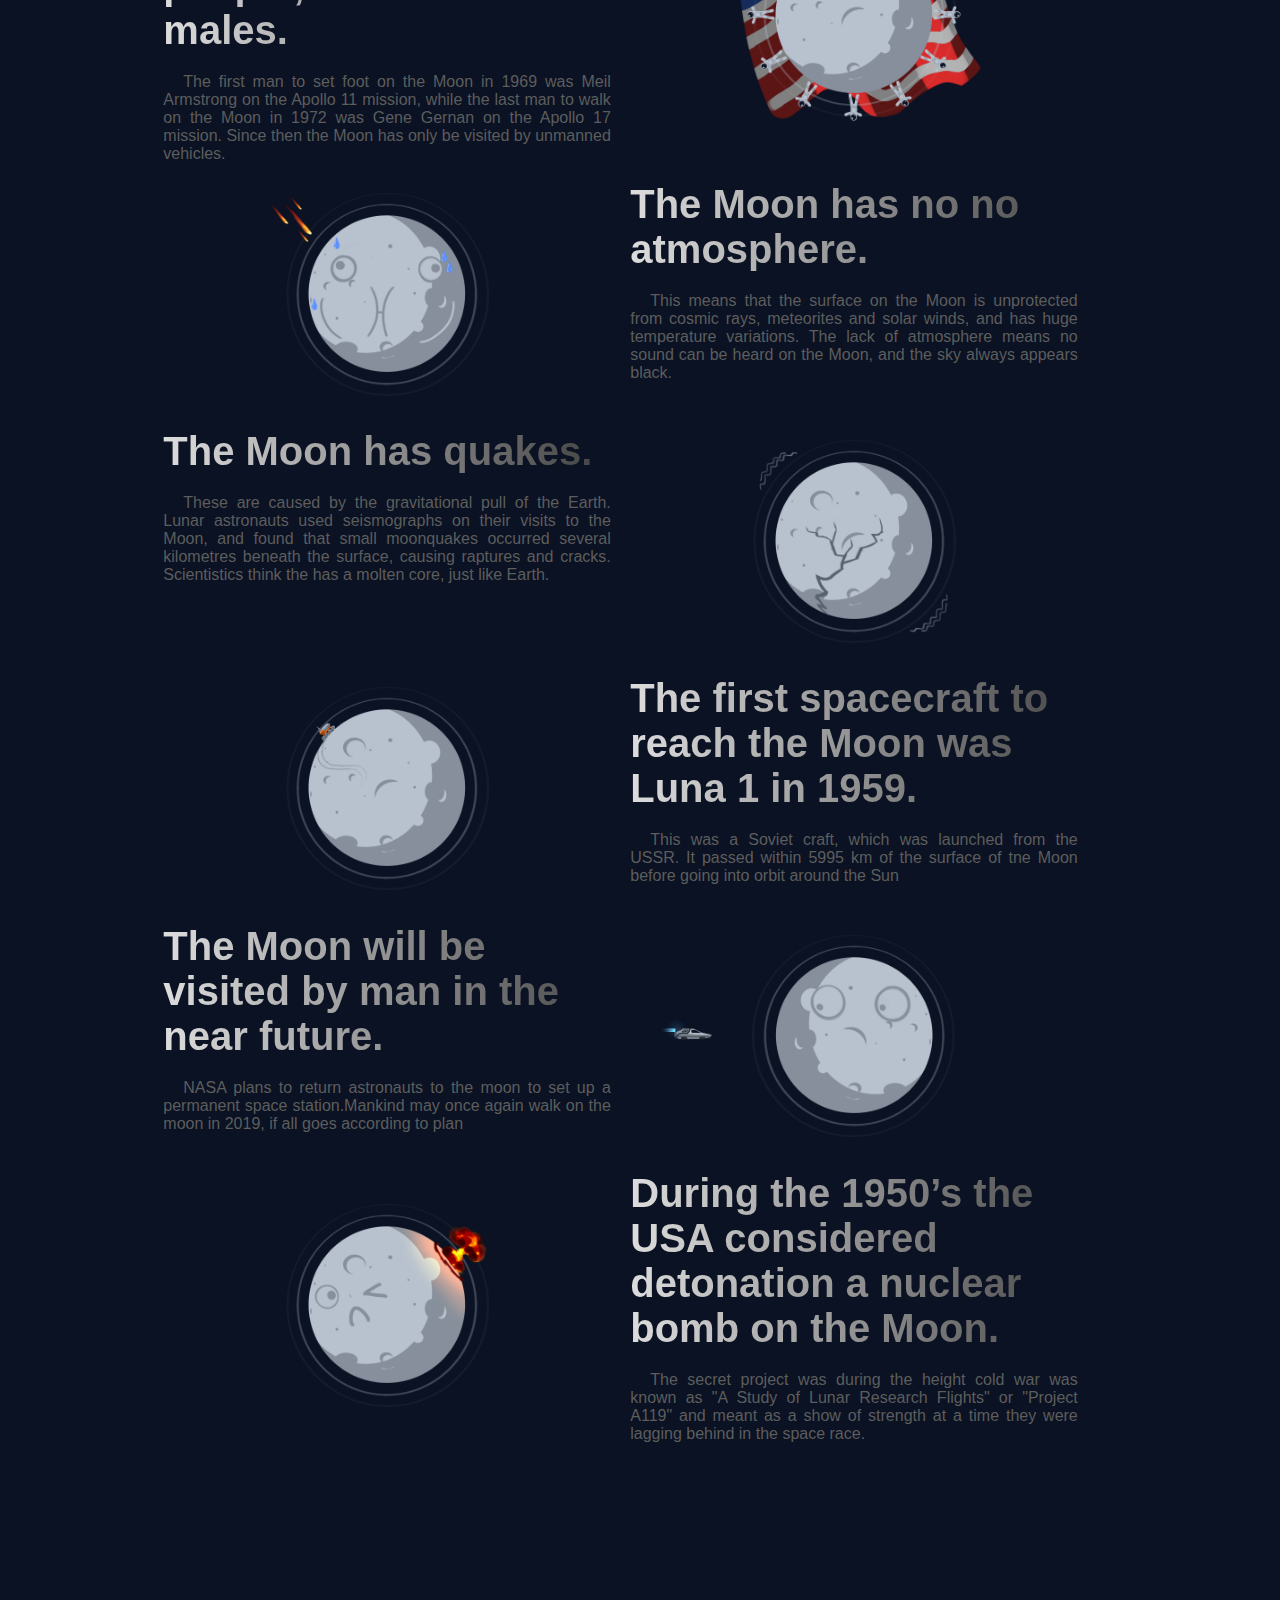
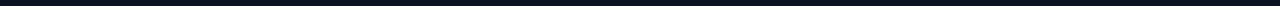
<file: FE_9_5_homework_responsive/homework/src/index.html>
<!DOCTYPE html>
<html lang="en">
<head>
  <meta charset="UTF-8">
  <meta name="viewport" content="width=device-width, initial-scale=1.0">
  <meta http-equiv="X-UA-Compatible" content="ie=edge">
  <link rel="stylesheet" href="styles.css">
  <title>Responsive</title>
</head>
<body>
  <header class="home">
    <nav class="navigation">
        <a href="#">The Moon</a>
        <a href="#">The Sun</a>
        <a href="#">The Earth</a>
    </nav>
    <h1>10 <i>Interesting</i> facts about the Moon</h1>  
  </header>
  <div class="content-box">
    <div class="element-cont elem1">
      <h2>The dark side of the moon is a myth</h2>
      <p>In reality both sides of the Moon see the same amount of sunlight however only one face of the Moon is ever seen from Earth. This is because the Moon rotates around on its own axis in exactly the same time it takes to orbit the Earth, meaning the same side is always facing the Earth. The side facing away from Earth has only been seen by the human eye from spacecraft.</p>
    </div>
    <div class="element-img elem2"><img src="../assets/dark-side.png" alt=""></div>
    <div class="element-cont elem3">
      <h2>The rise and fall of the tides on Earth is caused by the Moon.</h2>
      <p>There are two bulges in the Earth due to the gravitational pull that the Moon exerts; one on the side facing the Moon, and the other on the opposite side that faces away from the Moon, The bugles move around the oceans as the Earth rotates, causing high and low tides around the globe.</p>
    </div>
    <div class="element-img elem4"><img src="../assets/earth-tides.png" alt=""></div>
    <div class="element-cont elem5">
      <h2>The Moon is drifting away from the Earth.</h2>
      <p>The Moon is moving approximately 3.8 cm away from our planetevery year. It is estimated that it will be continue to do so far around 50 billion years. By the time that happens, the Moon will be taking around 47 days to orbit the Earth instead of the current 27.3 days.</p>
    </div>
    <div class="element-img elem6"><img src="../assets/drifting-moon.png" alt=""></div>
    <div class="element-cont elem7">
      <h2>A person would weigh much less on the Moon.</h2>
      <p>The Moon has much weaker gravity than Earth, due to its smaller mass, so you would weigh about one sixth (16.5%) of your weight on Earth. This why the lunar astronauts could leap and bound so high in the ear.</p>
    </div>
    <div class="element-img elem8"><img src="../assets/less-weight-on-the-moon.png" alt=""></div>
    <div class="element-cont elem9">
      <h2>The Moon has only been walked on by 12 people; All American males.</h2>
      <p>The first man to set foot on the Moon in 1969 was Meil Armstrong on the Apollo 11 mission, while the last man to walk on the Moon in 1972 was Gene Gernan on the Apollo 17 mission. Since then the Moon has only be visited by unmanned vehicles.</p>
    </div>
    <div class="element-img elem10"><img src="../assets/12-americans.png" alt=""></div>
    <div class="element-cont elem11">
      <h2>The Moon has no no atmosphere.</h2>
      <p>This means that the surface on the Moon is unprotected from cosmic rays, meteorites and solar winds, and has huge temperature variations. The lack of atmosphere means no sound can be heard on the Moon, and the sky always appears black.</p>
    </div>
    <div class="element-img elem12"><img src="../assets/no-atmosphere.png" alt=""></div>
    <div class="element-cont elem13">
      <h2>The Moon has quakes.</h2>
      <p>These are caused by the gravitational pull of the Earth. Lunar astronauts used seismographs on their visits to the Moon, and found that small moonquakes occurred several kilometres beneath the surface, causing raptures and cracks. Scientistics think the has a molten core, just like Earth.</p>
    </div>
    <div class="element-img elem14"><img src="../assets/moon-quakes.png" alt=""></div>
    <div class="element-cont elem15">
      <h2>The first spacecraft to reach the Moon was Luna 1 in 1959.</h2>
      <p>This was a Soviet craft, which was launched from the USSR. It passed within 5995 km of the surface of tne Moon before going into orbit around the Sun</p>
    </div>
    <div class="element-img elem16"><img src="../assets/spacecraft.png" alt=""></div>
    <div class="element-cont elem17">
      <h2>The Moon will be visited by man in the near future.</h2>
      <p>NASA plans to return astronauts to the moon to set up a permanent space station.Mankind may once again walk on the moon in 2019, if all goes according to plan</p>
    </div>
    <div class="element-img elem18"><img src="../assets/moon-station.png" alt=""></div>
    <div class="element-cont elem19">
      <h2>During the 1950’s the USA considered detonation a nuclear bomb on the Moon.</h2>
      <p>The secret project was during the height cold war was known as "A Study of Lunar Research Flights" or "Project A119" and meant as a show of strength at a time they were lagging behind in the space race. </p>
    </div>
    <div class="element-img elem20"><img src="../assets/nuclear-bomb.png" alt=""></div>
  </div>
  <div class="btn">
    <a href="#">Up</a>
  </div>
</body>
</html>
</file>
<file: FE_9_12_homework_bom/homework/assets/styles.css>
* {
    box-sizing: border-box;
}

#root {
    text-align: center;
    width: 400px;
    height: 400px;
    display: flex;
    flex-direction: column;
    align-items: center;
}

#item_list {
    display: flex;
    flex-direction: wrap;
    width: 100%;
    padding: 40px;
}
#checkbox{
    display: flex;
    float: left;
}
#item{
    display: flex;
    background-color: #fff;
    border: none;
    width: 90%;;
}
#remove_btn{
    display: flex;
    float: right;
}
</file>
<file: FE_9_1_homework_html-basics/homework/style.css>
html, body, div, span, applet, object, iframe,
h1, h2, h3, h4, h5, h6, p, blockquote, pre,
a, abbr, acronym, address, big, cite, code,
del, dfn, em, font, img, ins, kbd, q, s, samp,
small, strike, strong, sub, sup, tt, var,
b, u, i, center,
dl, dt, dd, ol, ul, li,
fieldset, form, label, legend,
table, caption, tbody, tfoot, thead, tr, th, td{background:transparent;border:0;margin:0;padding:0;vertical-align:baseline;}body{line-height:1;}h1, h2, h3, h4, h5, h6{clear:both;font-weight:normal;}ol, ul{list-style:none;}blockquote{quotes:none;}blockquote:before, blockquote:after{content:'';content:none;}del{text-decoration:line-through;}table{border-collapse:collapse;border-spacing:0;}a img{border:none;}#container{float:left;margin:0 -240px 0 0;width:100%;}#primary,
#secondary{float:right;overflow:hidden;width:220px;}#secondary{clear:right;}#footer{clear:both;width:100%;}.one-column #content{margin:0 auto;width:640px;}.single-attachment #content{margin:0 auto;width:900px;}body,
input,
textarea,
.page-title span,
.pingback a.url{font-family:Georgia, "Bitstream Charter", serif;}h3#comments-title,
h3#reply-title,
#access .menu,
#access div.menu ul,
#cancel-comment-reply-link,
.form-allowed-tags,
#site-info,
#site-title,
#wp-calendar,
.comment-meta,
.comment-body tr th,
.comment-body thead th,
.entry-content label,
.entry-content tr th,
.entry-content thead th,
.entry-meta,
.entry-title,
.entry-utility,
#respond label,
.navigation,
.page-title,
.pingback p,
.reply,
.widget-title,
.wp-caption-text{font-family:"Helvetica Neue", Arial, Helvetica, "Nimbus Sans L", sans-serif;}input[type="submit"]{font-family:"Helvetica Neue", Arial, Helvetica, "Nimbus Sans L", sans-serif;}pre{font-family:"Courier 10 Pitch", Courier, monospace;}code{font-family:Monaco, Consolas, "Andale Mono", "DejaVu Sans Mono", monospace;}#access .menu-header,
div.menu,
#colophon,
#branding,
#main,
#wrapper{margin:0 auto;width:940px;}#wrapper{background:#fff;margin-top:20px;padding:0 20px;}#footer-widget-area{overflow:hidden;}#footer-widget-area .widget-area{float:left;margin-right:20px;width:220px;}#footer-widget-area #fourth{margin-right:0;}#site-info{float:left;font-size:14px;font-weight:bold;width:700px;}#site-generator{float:right;width:220px;}body{background:#f1f1f1;}body,
input,
textarea{color:#666;font-size:12px;line-height:18px;}hr{background-color:#e7e7e7;border:0;clear:both;height:1px;margin-bottom:18px;}p{margin-bottom:18px;}ul{list-style:square;margin:0 0 18px 1.5em;}ol{list-style:decimal;margin:0 0 18px 1.5em;}ol ol{list-style:upper-alpha;}ol ol ol{list-style:lower-roman;}ol ol ol ol{list-style:lower-alpha;}ul ul,
ol ol,
ul ol,
ol ul{margin-bottom:0;}dl{margin:0 0 24px 0;}dt{font-weight:bold;}dd{margin-bottom:18px;}strong{font-weight:bold;}cite,
em,
i{font-style:italic;}big{font-size:131.25%;}ins{background:#ffc;text-decoration:none;}blockquote{font-style:italic;padding:0 3em;}blockquote cite,
blockquote em,
blockquote i{font-style:normal;}pre{background:#f7f7f7;color:#222;line-height:18px;margin-bottom:18px;overflow:auto;padding:1.5em;}abbr,
acronym{border-bottom:1px dotted #666;cursor:help;}sup,
sub{height:0;line-height:1;position:relative;vertical-align:baseline;}sup{bottom:1ex;}sub{top:.5ex;}small{font-size:smaller;}input[type="text"],
input[type="password"],
input[type="email"],
input[type="url"],
input[type="number"],
textarea{background:#f9f9f9;border:1px solid #ccc;box-shadow:inset 1px 1px 1px rgba(0,0,0,0.1);-moz-box-shadow:inset 1px 1px 1px rgba(0,0,0,0.1);-webkit-box-shadow:inset 1px 1px 1px rgba(0,0,0,0.1);padding:2px;}a:link{color:#0066cc;}a:visited{color:#743399;}a:active,
a:hover{color:#ff4b33;}.screen-reader-text{clip:rect(1px, 1px, 1px, 1px);overflow:hidden;position:absolute !important;height:1px;width:1px;}#header{padding:30px 0 0 0;}#site-title{float:left;font-size:30px;line-height:36px;margin:0 0 18px 0;width:700px;}#site-title a{color:#000;font-weight:bold;text-decoration:none;}#site-description{color:#000;clear:right;float:right;font-style:italic;margin:15px 0 18px 0;opacity:.65;width:220px;}#branding img{border-top:4px solid #000;border-bottom:1px solid #000;display:block;float:left;}#access{background:#000;display:block;float:left;margin:0 auto;width:940px;}#access .menu-header,
div.menu{font-size:13px;margin-left:12px;width:928px;}#access .menu-header ul,
div.menu ul{list-style:none;margin:0;}#access .menu-header li,
div.menu li{float:left;position:relative;}#access a{color:#aaa;display:block;line-height:38px;padding:0 10px;text-decoration:none;}#access ul ul{box-shadow:0px 3px 3px rgba(0,0,0,0.2);-moz-box-shadow:0px 3px 3px rgba(0,0,0,0.2);-webkit-box-shadow:0px 3px 3px rgba(0,0,0,0.2);display:none;position:absolute;top:38px;left:0;float:left;width:180px;z-index:99999;}#access ul ul li{min-width:180px;}#access ul ul ul{left:100%;top:0;}#access ul ul a{background:#333;line-height:1em;padding:10px;width:160px;height:auto;}#access li:hover > a,
#access ul ul:hover > a{background:#333;color:#fff;}#access ul li:hover > ul{display:block;}#access ul li.current_page_item > a,
#access ul li.current_page_ancestor > a,
#access ul li.current-menu-ancestor > a,
#access ul li.current-menu-item > a,
#access ul li.current-menu-parent > a{color:#fff;}* html #access ul li.current_page_item a,
* html #access ul li.current_page_ancestor a,
* html #access ul li.current-menu-ancestor a,
* html #access ul li.current-menu-item a,
* html #access ul li.current-menu-parent a,
* html #access ul li a:hover{color:#fff;}#main{clear:both;overflow:hidden;padding:40px 0 0 0;}#content{margin-bottom:36px;}#content,
#content input,
#content textarea{color:#333;font-size:16px;line-height:24px;}#content p,
#content ul,
#content ol,
#content dd,
#content pre,
#content hr{margin-bottom:24px;}#content ul ul,
#content ol ol,
#content ul ol,
#content ol ul{margin-bottom:0;}#content pre,
#content kbd,
#content tt,
#content var{font-size:15px;line-height:21px;}#content code{font-size:13px;}#content dt,
#content th{color:#000;}#content h1,
#content h2,
#content h3,
#content h4,
#content h5,
#content h6{color:#000;line-height:1.5em;margin:0 0 20px 0;}#content table{border:1px solid #e7e7e7;margin:0 -1px 24px 0;text-align:left;width:100%;}#content tr th,
#content thead th{color:#777;font-size:12px;font-weight:bold;line-height:18px;padding:9px 24px;border-right: 1px solid #e7e7e7;}#content tr td{border-top:1px solid #e7e7e7;padding:6px 24px;border-right: 1px solid #e7e7e7;}#content tr.odd td{background:#f2f7fc;}.hentry{margin:0 0 48px 0;}.home .sticky{background:#f2f7fc;border-top:4px solid #000;margin-left:-20px;margin-right:-20px;padding:18px 20px;}.single .hentry{margin:0 0 36px 0;}.page-title{color:#000;font-size:14px;font-weight:bold;margin:0 0 36px 0;}.page-title span{color:#333;font-size:16px;font-style:italic;font-weight:normal;}.page-title a:link,
.page-title a:visited{color:#777;text-decoration:none;}.page-title a:active,
.page-title a:hover{color:#ff4b33;}#content .entry-title{color:#000;font-size:21px;font-weight:bold;line-height:1.3em;margin-bottom:0;}.entry-title a:link,
.entry-title a:visited{color:#000;text-decoration:none;}.entry-title a:active,
.entry-title a:hover{color:#ff4b33;}.entry-meta{color:#777;font-size:12px;}.entry-meta abbr,
.entry-utility abbr{border:none;}.entry-meta abbr:hover,
.entry-utility abbr:hover{border-bottom:1px dotted #666;}.single-author .by-author{position:absolute !important;clip:rect(1px 1px 1px 1px);clip:rect(1px, 1px, 1px, 1px);}.entry-content,
.entry-summary{clear:both;padding:12px 0 0 0;}.entry-content .more-link{white-space:nowrap;}#content .entry-summary p:last-child{margin-bottom:12px;}.entry-content fieldset{border:1px solid #e7e7e7;margin:0 0 24px 0;padding:24px;}.entry-content fieldset legend{background:#fff;color:#000;font-weight:bold;padding:0 24px;}.entry-content input{margin:0 0 24px 0;}.entry-content input.file,
.entry-content input.button{margin-right:24px;}.entry-content label{color:#777;font-size:12px;}.entry-content select{margin:0 0 24px 0;}.entry-content sup,
.entry-content sub{font-size:10px;}.entry-content blockquote.left{float:left;margin-left:0;margin-right:24px;text-align:right;width:33%;}.entry-content blockquote.right{float:right;margin-left:24px;margin-right:0;text-align:left;width:33%;}.page-link{clear:both;color:#000;font-weight:bold;line-height:48px;word-spacing:0.5em;}.page-link a:link,
.page-link a:visited{background:#f1f1f1;color:#333;font-weight:normal;padding:0.5em 0.75em;text-decoration:none;}.home .sticky .page-link a{background:#d9e8f7;}.page-link a:active,
.page-link a:hover{color:#ff4b33;}body.page .edit-link{clear:both;display:block;}#entry-author-info{background:#f2f7fc;border-top:4px solid #000;clear:both;font-size:14px;line-height:20px;margin:24px 0;overflow:hidden;padding:18px 20px;}#entry-author-info #author-avatar{background:#fff;border:1px solid #e7e7e7;float:left;height:60px;margin:0 -104px 0 0;padding:11px;}#entry-author-info #author-description{float:left;margin:0 0 0 104px;}#entry-author-info h2{color:#000;font-size:100%;font-weight:bold;margin-bottom:0;}.entry-utility{clear:both;color:#777;font-size:12px;line-height:18px;}.entry-meta a,
.entry-utility a{color:#777;}.entry-meta a:hover,
.entry-utility a:hover{color:#ff4b33;}#content .video-player{padding:0;}.format-standard .wp-video,
.format-standard .wp-audio-shortcode,
.format-audio .wp-audio-shortcode,
.format-standard .video-player{margin-bottom:24px;}.home #content .format-aside p,
.home #content .category-asides p{font-size:14px;line-height:20px;margin-bottom:10px;margin-top:0;}.format-gallery .size-thumbnail img,
.category-gallery .size-thumbnail img{border:10px solid #f1f1f1;margin-bottom:0;}.format-gallery .gallery-thumb,
.category-gallery .gallery-thumb{float:left;margin-right:20px;margin-top:-4px;}.home #content .format-gallery .entry-utility,
.home #content .category-gallery .entry-utility{padding-top:4px;}.attachment .entry-content .entry-caption{font-size:140%;margin-top:24px;}.attachment .entry-content .nav-previous a:before{content:'\2190\00a0';}.attachment .entry-content .nav-next a:after{content:'\00a0\2192';}#content img.size-auto,
#content img.size-full,
#content img.size-large,
#content img.size-medium,
#content .entry-attachment img,
#content .widget-container img{max-width:100%;height:auto;}#ie8 #content img.size-auto,
#ie8 #content img.size-full,
#ie8 #content img.size-large,
#ie8 #content img.size-medium,
#ie8 #content .entry-attachment img{width:auto;}.alignleft,
img.alignleft{display:inline;float:left;margin-right:24px;margin-top:4px;}.alignright,
img.alignright{display:inline;float:right;margin-left:24px;margin-top:4px;}.aligncenter,
img.aligncenter{clear:both;display:block;margin-left:auto;margin-right:auto;}img.alignleft,
img.alignright,
img.aligncenter{margin-bottom:12px;}.wp-caption{background:#f1f1f1;line-height:18px;margin-bottom:20px;max-width:100%;padding:4px;text-align:center;}.wp-caption img{margin:5px 5px 0;max-width:622px;}.wp-caption p.wp-caption-text{color:#777;font-size:12px;margin:5px;}.wp-smiley{margin:0;}.gallery{margin:0 auto 18px;}.gallery .gallery-item{float:left;margin-top:0;text-align:center;}.gallery-columns-1 .gallery-item{width:100%;}.gallery-columns-2 .gallery-item{width:50%;}.gallery-columns-3 .gallery-item{width:33%;}.gallery-columns-4 .gallery-item{width:25%;}.gallery-columns-5 .gallery-item{width:20%;}.gallery-columns-6 .gallery-item{width:16%;}.gallery-columns-7 .gallery-item{width:14%;}.gallery-columns-8 .gallery-item{width:12%;}.gallery-columns-9 .gallery-item{width:11%;}.gallery-columns-1 img{max-width:620px;}.gallery-columns-2 img{max-width:288px;}.gallery-columns-3 img{max-width:177px;}.gallery-columns-4 img{max-width:122px;}.gallery-columns-5 img{max-width:88px;}.gallery-columns-6 img{max-width:66px;}.gallery-columns-7 img{max-width:50px;}.gallery-columns-8 img{max-width:39px;}.gallery-columns-9 img{max-width:29px;}.gallery-item img{height:auto;}.gallery-columns-2 .attachment-medium{max-width:92%;height:auto;}.gallery-columns-4 .attachment-thumbnail{max-width:84%;height:auto;}.gallery .gallery-caption{color:#777;font-size:12px;margin:0 0 12px;}.gallery dl{margin:0;}.gallery img{border:10px solid #f1f1f1;}.gallery br+br{display:none;}#content .entry-attachment img{display:block;margin:0 auto;}.navigation{color:#777;font-size:12px;line-height:18px;overflow:hidden;}.navigation a:link,
.navigation a:visited{color:#777;text-decoration:none;}.navigation a:active,
.navigation a:hover{color:#ff4b33;}.nav-previous{float:left;width:50%;}.nav-next{float:right;text-align:right;width:50%;}#nav-above{margin:0 0 18px 0;}#nav-above{display:none;}.paged #nav-above,
.single #nav-above{display:block;}#nav-below{margin:-18px 0 0 0;}#comments{clear:both;}#comments .navigation{padding:0 0 18px 0;}h3#comments-title,
h3#reply-title{color:#000;font-size:20px;font-weight:bold;margin-bottom:0;}h3#comments-title{padding:24px 0;}.commentlist{list-style:none;margin:0;}.commentlist li.comment{border-bottom:1px solid #e7e7e7;line-height:24px;margin:0 0 24px 0;padding:0 0 0 56px;position:relative;}.commentlist li:last-child{border-bottom:none;margin-bottom:0;}#comments .comment-body ul,
#comments .comment-body ol{margin-bottom:18px;}#comments .comment-body p:last-child{margin-bottom:6px;}#comments .comment-body blockquote p:last-child{margin-bottom:24px;}.commentlist ol{list-style:decimal;}.commentlist .avatar{position:absolute;top:4px;left:0;}.comment-author{}.comment-author cite{color:#000;font-style:normal;font-weight:bold;}.comment-author .says{font-style:italic;}.comment-meta{font-size:12px;margin:0 0 18px 0;}.comment-meta a:link,
.comment-meta a:visited{color:#777;text-decoration:none;}.comment-meta a:active,
.comment-meta a:hover{color:#ff4b33;}.commentlist .even{}.commentlist .bypostauthor{}.commentlist .bypostauthor > div{background:#f2f7fc;border-top:4px solid #000;margin-bottom:10px;padding:10px 0 0 20px;}.reply{font-size:12px;padding:0 0 24px 0;}.reply a,
a.comment-edit-link{color:#777;}.reply a:hover,
a.comment-edit-link:hover{color:#ff4b33;}.commentlist .children{list-style:none;margin:0;}.commentlist .children li{border:none;margin:0;}.nopassword,
.nocomments{display:none;}#comments .pingback{border-bottom:1px solid #e7e7e7;margin-bottom:18px;padding-bottom:18px;}.commentlist li.comment+li.pingback{margin-top:-6px;}#comments .pingback p{color:#777;display:block;font-size:12px;line-height:18px;margin:0;}#comments .pingback .url{font-size:13px;font-style:italic;}input[type="submit"]{color:#333;}#respond{border-top:1px solid #e7e7e7;margin:24px 0;overflow:hidden;position:relative;}#respond p{margin:0;}#respond .comment-notes{margin-bottom:1em;}.form-allowed-tags{line-height:1em;}.children #respond{margin:0 48px 0 0;}h3#reply-title{margin:18px 0;}#comments-list #respond{margin:0 0 18px 0;}#comments-list ul #respond{margin:0;}#cancel-comment-reply-link{font-size:12px;font-weight:normal;line-height:18px;}#respond .required{color:#ff4b33;font-weight:bold;}#respond label{color:#777;font-size:12px;}#respond input{margin:0 0 9px;width:98%;}#respond textarea{width:98%;}#respond .form-allowed-tags{color:#777;font-size:12px;line-height:18px;}#respond .form-allowed-tags code{font-size:11px;}#respond .form-submit{margin:12px 0;}#respond .form-submit input{font-size:14px;width:auto;}.widget-area ul{list-style:none;margin-left:0;}.widget-area ul ul{list-style:square;margin-left:1.3em;}.widget-area select{max-width:100%;}.widget_search #s{width:60%;}.widget_search label{display:none;}.widget-container{word-wrap:break-word;-webkit-hyphens:auto;-moz-hyphens:auto;hyphens:auto;margin:0 0 18px 0;}.widget-container .wp-caption img{margin:auto;}.widget-container.widget_image .wp-caption{width:auto;}.widget-container.widget_image .wp-caption img{margin-left:-8px;}.widget-title{color:#222;font-size:14px;font-weight:bold;}.widget-area a:link,
.widget-area a:visited{text-decoration:none;}.widget-area a:active,
.widget-area a:hover{text-decoration:underline;}.widget-area .entry-meta{font-size:11px;}#wp_tag_cloud div{line-height:1.6em;}#wp-calendar{width:100%;}#wp-calendar caption{color:#222;font-size:14px;font-weight:bold;padding-bottom:4px;text-align:left;}#wp-calendar thead{font-size:11px;}#wp-calendar thead th{}#wp-calendar tbody{color:#aaa;}#wp-calendar tbody td{background:#f5f5f5;border:1px solid #fff;padding:3px 0 2px;text-align:center;}#wp-calendar tbody .pad{background:none;}#wp-calendar tfoot #next{text-align:right;}.widget_rss a.rsswidget{color:#000;}.widget_rss a.rsswidget:hover{color:#ff4b33;}.widget_rss .widget-title img{width:11px;height:11px;}#main .widget-area ul{margin-left:0;padding:0 20px 0 0;}#main .widget-area ul ul{border:none;margin-left:1.3em;padding:0;}#primary{}#secondary{}#footer-widget-area{}#main .widget-container.music-player ul{margin:0;}#footer{margin-bottom:20px;}#colophon{border-top:4px solid #000;margin-top:-4px;overflow:hidden;padding:18px 0;}#site-info{font-weight:bold;}#site-info a{color:#000;text-decoration:none;}#site-generator{font-style:italic;position:relative;}#site-generator a{background:url(images/wordpress.png) center left no-repeat;color:#666;display:inline-block;line-height:16px;padding-left:20px;text-decoration:none;}#site-generator a:hover{text-decoration:underline;}img#wpstats{display:block;margin:0 auto 10px;}pre{-webkit-text-size-adjust:140%;}code{-webkit-text-size-adjust:160%;}#access,
.entry-meta,
.entry-utility,
.navigation,
.widget-area{-webkit-text-size-adjust:120%;}#site-description{-webkit-text-size-adjust:none;}@media print{body{background:none !important;}#wrapper{clear:both !important;display:block !important;float:none !important;position:relative !important;}#header{border-bottom:2pt solid #000;padding-bottom:18pt;}#colophon{border-top:2pt solid #000;}#site-title,	#site-description{float:none;line-height:1.4em;margin:0;padding:0;}#site-title{font-size:13pt;}.entry-content{font-size:14pt;line-height:1.6em;}.entry-title{font-size:21pt;}#access,	#branding img,	#respond,	.comment-edit-link,	.edit-link,	.navigation,	.page-link,	.widget-area{display:none !important;}#container,	#header,	#footer{margin:0;width:100%;}#content,	.one-column #content{margin:24pt 0 0;width:100%;}.wp-caption p{font-size:11pt;}#site-info,	#site-generator{float:none;width:auto;}#colophon{width:auto;}img#wpstats{display:none;}#site-generator a{margin:0;padding:0;}#entry-author-info{border:1px solid #e7e7e7;}#main{display:inline;}.home .sticky{border:none;}}
img{width: 140px;vertical-align: middle; display:block; margin:0 auto;margin-left: calc(50% - 50px);margin-bottom: 20px;}nav > a{padding: 10px;color: #0279c1;}nav > a b:hover{color: #00527a;}nav > a:visited{color: #0279c1;}article{padding-left: 10px;}footer{margin-top: 20px;padding: 40px 20px;text-align: center;background: #3333;}
</file>
<file: FE_9_2_homework_css-basics/homework/css/general.css>
/* 

please don't edit this styles

*/

h2.tm-section-title{color:red}a:focus{color:#666;outline:0}ul{padding:0;margin:0}body{background-color:#f2f2f2;color:#000;font-family:'Open Sans',Helvetica,Arial,sans-serif;font-size:16px;font-weight:300;padding-top:30px;overflow-x:hidden}section:before{position:absolute;z-index:1}.box,.tm-content-box,.tm-main-nav{background-color:#fff}.tm-sidebar{position:fixed;width:360px}.tm-main-nav{font-size:1.6667em;padding-top:15px;padding-bottom:10px;text-align:center}.tm-nav-item{list-style:none;width:100%;padding:15px 30px}.tm-nav-item-link{border:1px solid transparent;color:#666;display:block;padding:10px;width:100%;-webkit-transition:all .3s ease;transition:all .3s ease}.carousel-indicators li,.tm-banner-inner{border:1px solid #999}.flex-2-col,.tm-banner-inner{display:-webkit-box;display:-webkit-flex;display:-ms-flexbox}.tm-nav-item-link.active,.tm-nav-item-link:hover{color:#666;text-decoration:none;border:1px solid #999}.tm-nav-item-link:focus{text-decoration:none}.tm-banner-text,.tm-banner-title,.tm-section-title{color:#666;font-weight:300;margin-top:0}.tm-section-title{margin-bottom:20px}.tm-section-title-box{margin-bottom:0}.tm-banner-title{font-size:3.3em;letter-spacing:2px;text-transform:uppercase}.tm-main-content{margin-left:360px;padding-left:30px}.tm-content-box{margin-bottom:30px}.pad{padding:50px}.tm-banner{height:370px;padding:30px}.tm-banner-inner{height:100%;text-align:center;display:flex;-webkit-box-orient:vertical;-webkit-box-direction:normal;-webkit-flex-direction:column;-ms-flex-direction:column;flex-direction:column;-webkit-box-align:center;-webkit-align-items:center;-ms-flex-align:center;align-items:center;-webkit-box-pack:center;-webkit-justify-content:center;-ms-flex-pack:center;justify-content:center}.tm-banner-text{font-size:1.4em}.flex-2-col{display:flex;-webkit-box-align:center;-webkit-align-items:center;-ms-flex-align:center;align-items:center}.boxes,.tm-box-bg-title{display:-webkit-box;display:-webkit-flex;display:-ms-flexbox}.flex-item{-webkit-box-flex:0 1 auto;-webkit-flex:0 1 auto;-ms-flex:0 1 auto;flex:0 1 auto}.section-description{line-height:1.8;margin-bottom:25px}.section-description:last-child{margin-bottom:0}.tm-team-description-container{max-width:500px}.tm-team-info{display:flex}.box{list-style:none;width:33.3333%;height:auto;border:1px solid silver;border-width:0 1px 1px 0;padding:10px}.box-bg{position:relative}.tm-box-bg-title{position:absolute;top:0;right:0;bottom:0;left:0;display:flex;-webkit-box-align:center;-webkit-align-items:center;-ms-flex-align:center;align-items:center;-webkit-box-pack:center;-webkit-justify-content:center;-ms-flex-pack:center;justify-content:center}.boxes{display:flex;-webkit-flex-wrap:wrap;-ms-flex-wrap:wrap;flex-wrap:wrap}.gallery-container a{cursor:-webkit-zoom-in;cursor:zoom-in}.carousel{position:relative;height:auto;padding:50px 50px 80px;text-align:center}.carousel-indicators{bottom:30px}.carousel-content{color:#000;display:-webkit-box;display:-webkit-flex;display:-ms-flexbox;display:flex;-webkit-box-align:center;-webkit-align-items:center;-ms-flex-align:center;align-items:center}.carousel-indicators .active{background-color:#999}.contact-form{overflow:hidden}.form-control{border-radius:0;font-size:1em}.form-control:focus{border-color:#999;box-shadow:inset 0 1px 1px rgba(0,0,0,.075),0 0 8px rgba(153,153,153,.45)}.form-group{margin-bottom:20px}.form-group-2-col-left{padding-left:0;padding-right:5px}.form-group-2-col-right{padding-right:0;padding-left:5px}.mandatory-field:after{position:absolute;top:0;right:7px}.submit-btn{border-radius:0;background:0;border:1px solid #999;color:#999;float:right;font-size:1.4em;font-weight:300;padding:15px 60px;-webkit-transition:all .3s ease;transition:all .3s ease}.submit-btn:active,.submit-btn:active:focus,.submit-btn:active:hover,.submit-btn:focus,.submit-btn:hover,.submit-btn:visited{background:#999;border:1px solid #999;color:#fff}.tm-footer{color:#666;padding-bottom:15px}
</file>
<file: FE_9_2_homework_css-basics/homework/css/style.css>
@media print{
	*{
		margin: 0px;
		padding: 0px;
	}
	
	.tm-main-nav{
		display: none;
	}
	.tm-main-content{
		margin: 0px;
	}
	.tm-banner{
		margin-bottom: 0px;
		padding: 0px;
		height: auto;
	}
	.tm-banner-inner{
		height: auto;
		padding-top: 50px;
		padding-bottom: 50px;
		padding-left: 0px;
		padding-right: 0px;
	}
	.tm-content-box{
		display: flex;
		flex-direction: column;
	}
	.tm-section-title{
		margin-top: 0px;
	}
	h2.tm-section-title{
		color: blue;
		padding-top: 0px;
	}
	.tm-content-box{
		margin-bottom: 0px;
		
	}
	.tm-team-description-container{
		max-width: 800px;
		padding-right: 50px;
		padding-left: 30px;
		margin-top: 30px;
		padding-bottom: 0px;
	}
	.tm-content-box.flex-2-col{
		margin-bottom: 20px;
	}
	.pad{
		padding-top: 0px;
	}
	#about, .heading.tm-content-box, .blocks, #ideas, .img-fluid, #contact, .tm-main-nav{
		display: none;
	}
}
@media screen{
	.box a img{
		border-radius:100%;
	}
	.box h2{
		font-size:50px;
	}
	.box h2:hover{
		color: white;
		background: #76cdd7;
		font-weight: bold;
	}
	p::first-letter {
		font-size: 30px;
		color: #76cdd7;
	}
	.tm-sidebar, .tm-banner, .tm-content-box, #about, .heading {
		box-shadow: 0px 0px 10px 0px #000000;
	}
	.carousel-content div h2{
		color:gainsboro;
		letter-spacing: 5px;	
	}
	h2 + p{
		font-style: italic;
	}
	.heading a:visited{
		color: silver;
		text-decoration: none;
	}
	.heading a:hover{
		color: blue;
		text-decoration:none;
		border-bottom:double;
	}
	a[class="text"]::after{
		content:"New";
		color:red;
		font-size:10px;
		vertical-align: super;
	}
	.tm-content-box .pad .tm-section-description{
		line-height:30px;
		text-indent: 30px;
	}
	.heading h2{
		text-align:center;
		color:#76cdd7;
	}
	.blocks .gallery-container li:nth-child(odd){
		background: gainsboro;
	}
	.gallery-container li p::first-letter{
		color: black;
	}
	.tm-main-nav{
		padding:0px;
	}
	.tm-main-nav li:nth-child(-n+3){
		border-bottom:1px dotted;	
	}
	.form-group .form-control{
		color: red;
	}
	.btn{
		color: red;
	}
	.btn:hover{
		color: white;
		background: #76cdd7;
	}
	#contact_email{
		content: "*";
	}
	.mandatory-field::after{
		content: "*";
		color: red;
	}
	section::before{
		content: "";
		width: 0px;
		height: 0px;
		border-style: solid;
		border-width: 25px 110px 0 0;
		border-color: #76cdd7 transparent;
	}
	#home::before{
		content: "";
		width: 0px;
		height: 0px;
		border-style: solid;
		border-width: 25px 110px 0 0;
		border-color: #76cdd7 transparent;
		position:absolute;
	}
}

/* 

write your code here

*/
</file>
<file: FE_9_4_homework_css-layouts/homework/css/style.css>
*{
    margin: 0px;
    padding: 0px;
    box-sizing: border-box;
    font-family: 'Open Sans', sans-serif;   
}
html{
    min-width: 900px;
    height: 100%;
}
span{
    font-weight: bold;
}
.home{
    width: 100%;
    height: 50vmax;
    background-image: url(../img/apples.jpg);
    background-color: white;
    background-position: center;
    background-repeat: no-repeat;
    background-size: cover;
    color: #FFF;
}
.articles{
    background-color: #F3F3F3;
    padding-bottom: 6%;
}
.head{
    text-align: center;
    padding: 10% 0 7% 0;
}
.head h1{
    font-weight: normal;
}

.flex-container{
    display: flex;
    flex-wrap: wrap;
    align-items: center;
    text-align: center;
}
.flex-container .flex-element-img img{
    width: 100%;
}
.flex-container div{
    position: relative;
    padding: 0.5%;
}
.flex-element-img{
    width: 66%;
}
.flex-element-text{
    width: 33%;
}
.section{
    display: flex;
    justify-content: space-between;
}
.sec1 h1{
    font-weight: normal;
}
.sec1{
    width: 50%;
    padding: 10% 2%;
}
.sec2{
    width: 50%;
    padding: 10% 2%;
}
.name{
    height: 35%;
    display: flex;
    justify-content: space-between;
}
.navbar a{
    text-decoration: none;
    color: #FFF;
    padding: 0px 30px;
}
.logo{
    height: 40%;
    text-align: center;
}
.logo H1{
    font-size: 50px;
    letter-spacing: 10px;
}

.logo span{
    font-size: 80px;
}
.logo{
    font-size: 12px;
}
.btn{
    height: 20%;
    text-align: center;
}
.btn button{
    background: rgba(0, 0, 0, 0.25);
    padding: 15px 70px;
    border: 2px solid #FFF;
    color: #FFF;
    font-size: 15px;
    cursor: pointer;
}
.name{
    padding: 30px;
}
.flex-element-img .like{
    position: absolute;
    top: 8%;
    right: 3%;
    padding: 1%;
    background: rgba(0, 0, 0, 0.25);
    border: 2px solid #FFF;
    color: #FFF;
    font-size: 16px;
    cursor: pointer;
}
.flex-element-img .country{
    position: absolute;
    bottom: 8%;
    left: 3%;
    color: #F0F0F0;
}
.sub{
    display: flex;
    justify-content: space-around;
    background: #FFF;
    margin: 3%;
    padding: 5% 1%;
}
.sub .letter{
    width: 65%;
}

.sub .letter input[type=submit]{
    position: absolute;
    width: 8%;
    height: 55px;
    background-color: #000;
    border: none;
    color: #FFF;
    text-decoration: none;
    cursor: pointer;
}
.sub .letter input[type=email]{
    position: relative;
    padding: 2%;
    color: #000;
    width: 87%;
    height: 55px;
    background: #F0F0F0;
    border: 1px solid #000;
}
.footer_wrap{
    
    display: flex;
    justify-content: space-around;
    border-bottom: 1px solid #000;
    margin: 5%;
    margin-bottom: 0;
    padding-bottom: 10%;
  
    
}
.footer_container{
    width: 25%;
    margin: 3%;
}
.footer_container p{
    color: #9E9E9E;
    padding-top: 10%;
}

.footer_wrap div:nth-child(2){
    font-style: italic;
}
.footer_container .input_form{
    padding-top: 2%;
}
.footer_container .input_form input[type='email']{
    position: relative;
    background: #E8E8E8;   
    width: 80%;
    padding: 2%;
    border: solid 1px #000;

}
.footer_container .time{
    color: #F3F3F3;
    font-style: normal;
}
.footer_container .input_form input[type='email']::placeholder{
    color: #000;
    font-size: 12px;
}
.footer_container .input_form input[type='button']{
    position: absolute;
    border: 1px solid #000;
    background:#000;
    color: #fff; 
    height: auto;
    padding: 0.35%;
} 

.footer_bar{
    margin: 1% 5%;
}
.footer_bar p{
    display: inline-block;
    color: #B7C8D9;
}
.footer_bar a{
    text-decoration: none;
}
footer ul{
    text-align: end;
    display: inline-block;
    float: right;
    width: 50%;
    
    
}
footer ul li {
    display: inline-block;
    padding-left: 5%;
}
footer ul li a{
    color: #000;
}
</file>
<file: FE_9_5_homework_responsive/homework/src/styles.css>
/*
 * Feel free to change name of colors if you need it
 * Feel free to add new colors if you need it
 */
/* :root {
  #0a1223: #0a1223;
  --bg-color--light: #fff;
  --link: #5d5d5d;
  --link--active: #54597d;
  --link--hover: #54597d;
  --article-title: #ddd;
  --article-title--dark: #000;
  --thumbnail--description: #5d5d5d;
  --btn-color: #fff;
  --btn-bg-color: #5ebcff;

  --navigation-border-bottom: #ddd;
  --thumbnail-title: #484747;
} */
*{
  margin: 0px;
  padding: 0px;
  box-sizing: border-box;
}
html{
  font-family: Arial, Helvetica, sans-serif;
  background-color: #0a1223;
}
.home{
  display: block;
  flex-wrap: wrap;
  text-align: center;
}
.home h1{
  color: #ddd;
  padding: 100px 40px;
  font-size: 60px;
}
.navigation{
  text-align: right;
}
.navigation a{
  color: #5d5d5d;
  text-decoration: none;
  padding: 10px;
  font-size: 22px;
}
.navigation a:hover{
  color: #54597d;
}
.navigation a:active{
  color: #54597d;
}
.content-box{
  display: flex;
  flex-wrap: wrap;
  padding: 12%;
}
.content-box .element-img {
  width: 48%;
  padding: 1%;
  align-content: center;
}
.content-box .element-img img{
  width: 100%;
} 
.content-box .element-cont{
  width: 48%;
  padding: 1%;
} 
.content-box h2{
  font-size: 40px;
  color:#ddd;
  margin-bottom: 20px;
  background: linear-gradient(to right, #ddd, #484747);
  -webkit-background-clip: text;
  -webkit-text-fill-color: transparent;
  display: table;
} 
.content-box p{
  text-indent: 20px;
  text-align: justify;
  color: #5d5d5d;
}
.elem1 { order: 1; }
.elem2 { order: 2; }
.elem3 { order: 4; }
.elem4 { order: 3; }
.elem5 { order: 5; }
.elem6 { order: 6; }
.elem7 { order: 8; }
.elem8 { order: 7; }
.elem9 { order: 9; }
.elem10 { order: 10; }
.elem11 { order: 12; }
.elem12 { order: 11; }
.elem13 { order: 13; }
.elem14 { order: 14; }
.elem15 { order: 16; }
.elem16 { order: 15; }
.elem17 { order: 17; }
.elem18 { order: 18; }
.elem19 { order: 20; }
.elem20 { order: 19; }

.btn{
  position: fixed;
  padding: 20px;
  bottom: 2%;
  right: 2%;
  display: none;
}
.btn a{
  text-decoration: none;
  padding: 20px;
  color: #fff;
  background: #5ebcff;
  width: 60px;
  height: 60px;
  border-radius: 30px;
  border: 0px;
  box-shadow: 0.4em 0.4em 5px rgba(122,122,122,0.5);
}






@media screen and (max-width: 991px){
  .navigation{
    display: flex;
    text-align: center;
    justify-content: center;
  }
  .content-box{
    display: block;
    flex-wrap: wrap;
    flex-direction: column;
    padding: 0% 20%;
    width: 100%;
  }
  .content-box .element-cont{
    width: 100%;
    padding: 1%;
  } 
  .content-box .element-img{
    width: 100%;
    padding: 10% 0px;
  }
  .content-box .element-img img{
    width: 100%;
  }
  .btn{
    display: none;
  }
}

@media screen and (max-width: 575px){

  html{
    background:#fff;
  }

  .home h1{
    color: #000;
  }
  .content-box{
    padding: 5%;
  }

  .content-box h2{
    font-size: 40px;
    color: #ddd;
    margin-bottom: 20px;
    background: linear-gradient(to right, #484747, #484747);
    -webkit-background-clip: text;
    -webkit-text-fill-color: transparent;
    display: table;
  }
  .navigation{
    display: flex;
    flex-direction: column;
    text-align: left;
  }
  .navigation a{
    border-bottom: 1px solid #000;
  }
  .navigation a:nth-of-type(1){
    font-weight: bold;
  }
  .btn{
    display: block;
  }
}
/* Your styles go here */
</file>
